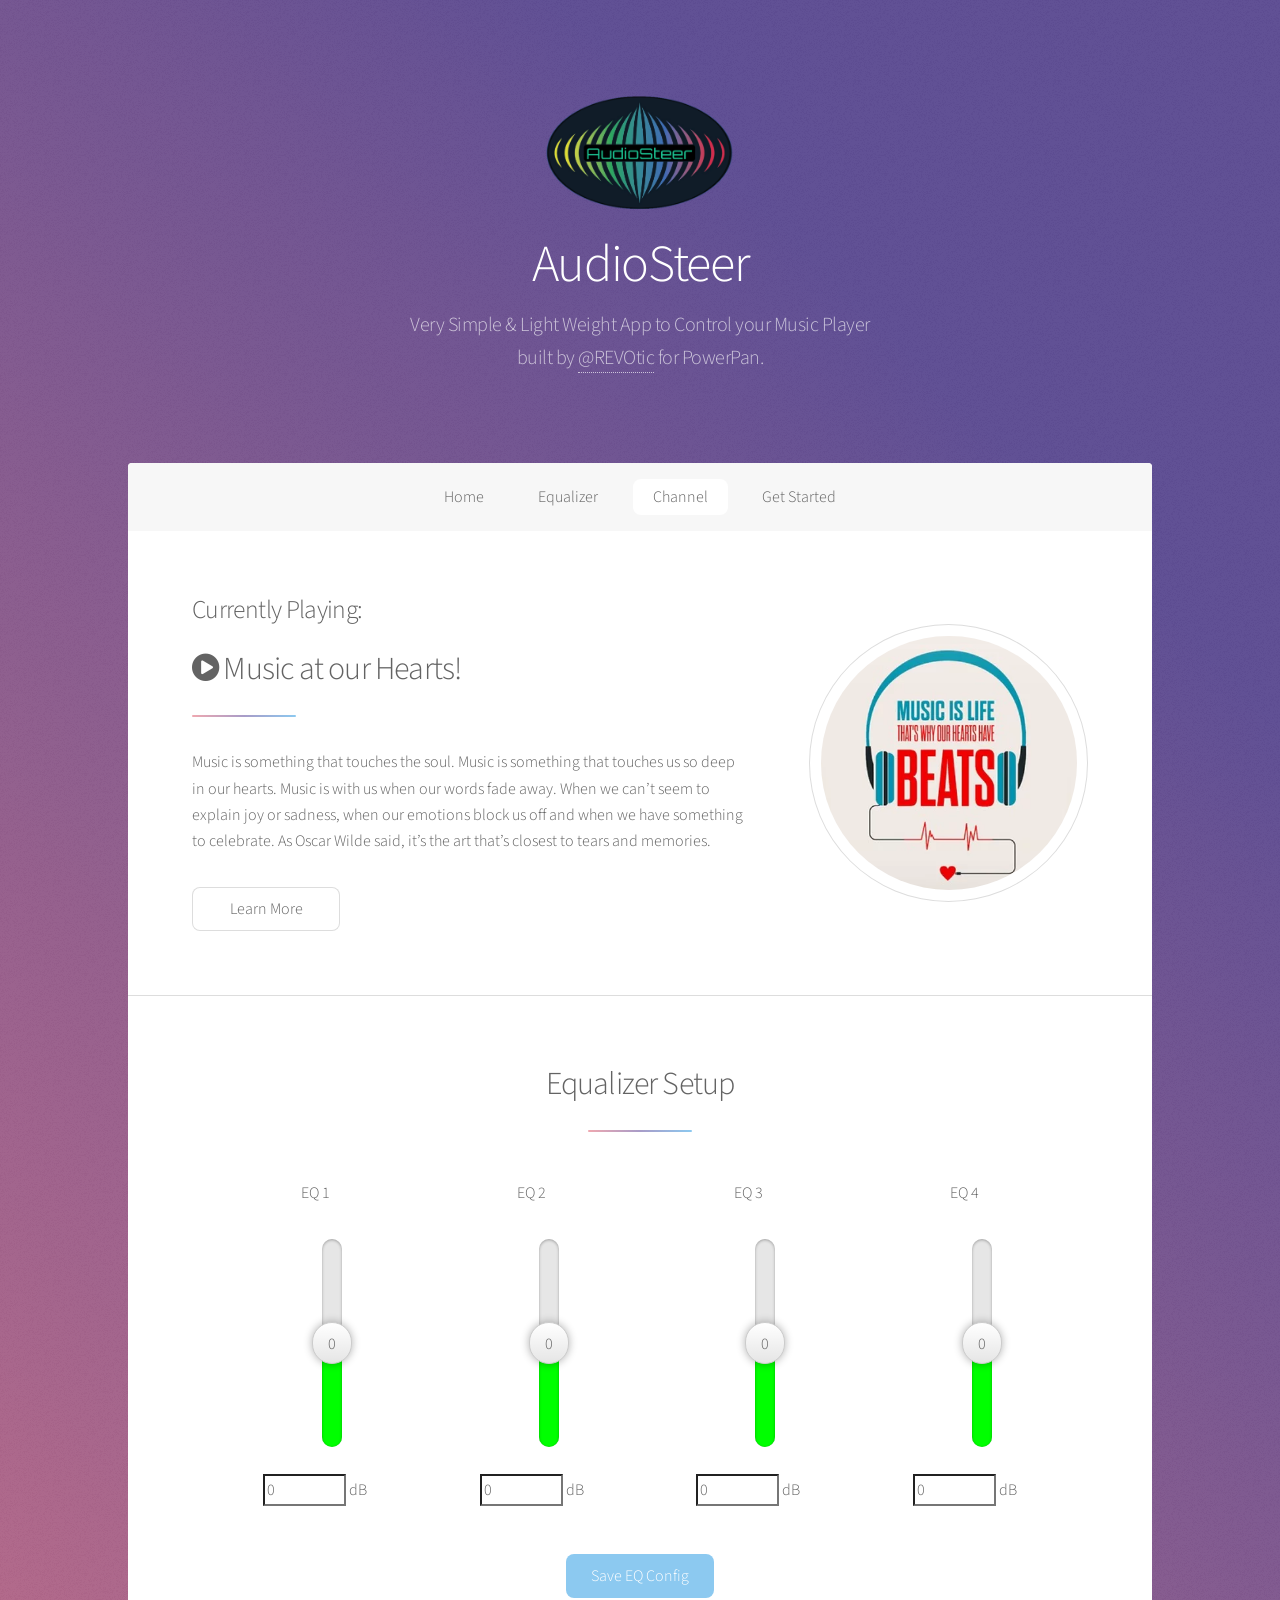
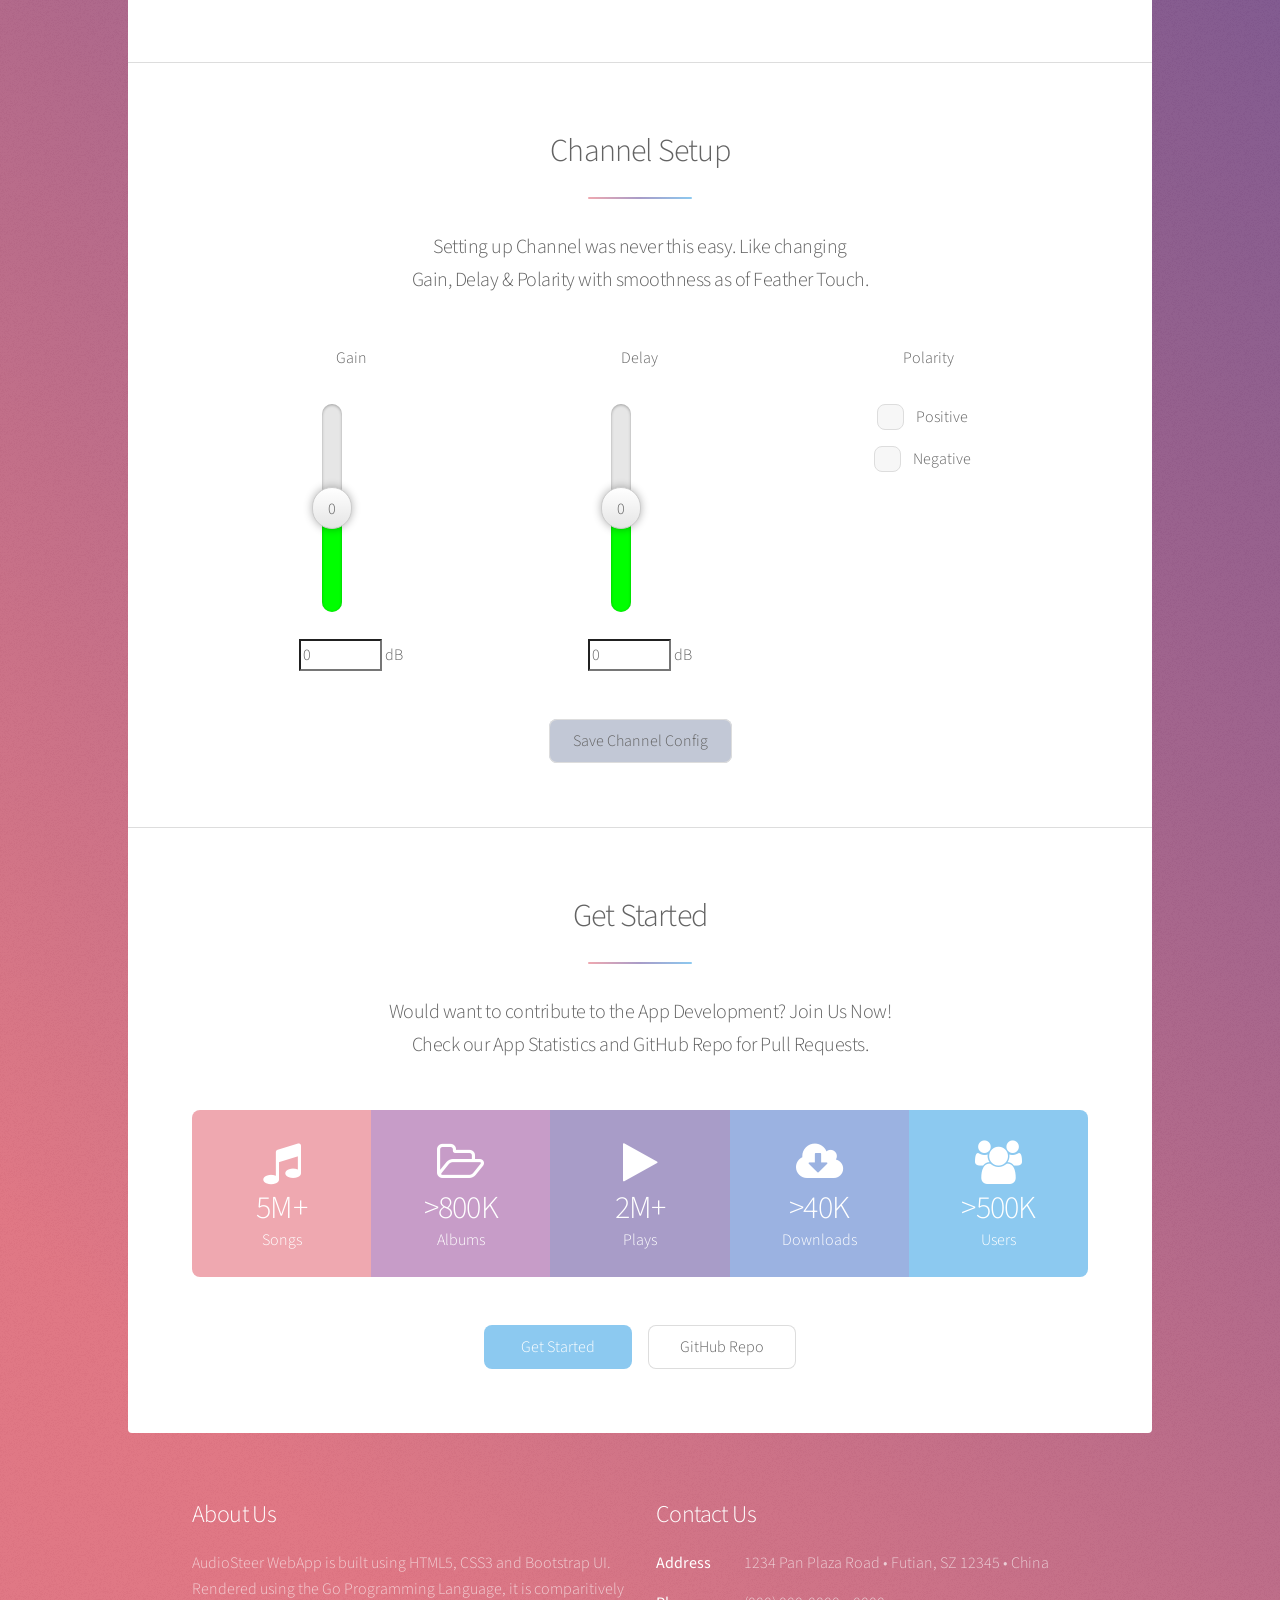
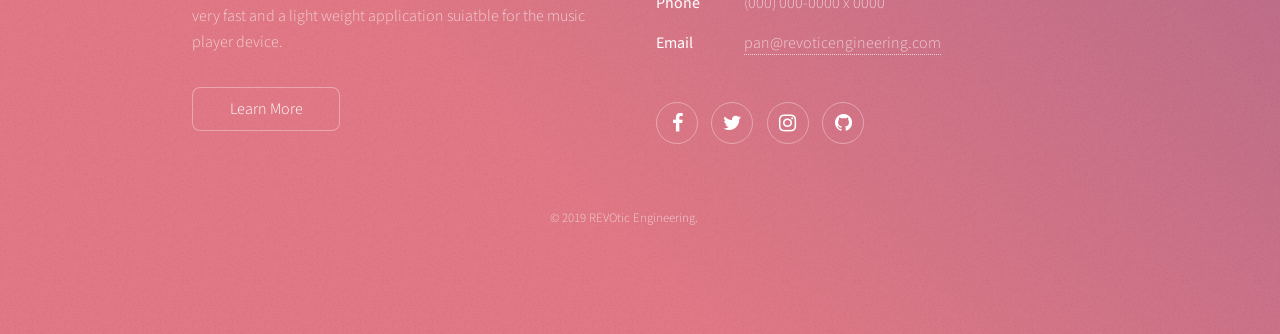
<file: httpdocs/index.html>
<!DOCTYPE HTML>
<html>
	<head>
		<title>AudioSteer</title>
		<meta charset="utf-8" />
		<meta name="viewport" content="width=device-width, initial-scale=1, user-scalable=no" />

		<link rel="icon" type="image/png" href="./assets/icons/favicon-32x32.png" sizes="32x32" />
		<link rel="stylesheet" href="https://fonts.googleapis.com/css?family=Ubuntu" />
		<link rel="stylesheet" href="./assets/css/bootstrap.min.css" />
		<link rel="stylesheet" href="./assets/css/bootstrap-theme.min.css" />
		<link rel="stylesheet" href="./assets/css/rangeslider.min.css"/>
		<link rel="stylesheet" href="./assets/css/main.css" />
		<link rel="stylesheet" href="./assets/css/font-awesome.min.css" />
		<link rel="stylesheet" href="./assets/css/audioSteer.css" />
	</head>

	<body class="is-preload">

		<!-- Wrapper -->
			<div id="wrapper">

				<!-- Header -->
					<header id="header" class="alt">
						<span class="logo"><img src="images/logo.svg" alt="" /></span>
						<h1>AudioSteer</h1>
						<p>Very Simple & Light Weight App to Control your Music Player <br />
						built by <a href="https://twitter.com/@REVOtic" target="_blank">@REVOtic</a> for PowerPan.</p>
					</header>

				<!-- Nav -->
					<nav id="nav">
						<ul>
							<li><a href="#hello" class="active">Home</a></li>
							<li><a href="#equalizer">Equalizer</a></li>
							<li><a href="#channel">Channel</a></li>
							<li><a href="#get-started">Get Started</a></li>
						</ul>
					</nav>

				<!-- Main -->
					<div id="main">

						<!-- Home -->
							<section id="hello" class="main">
								<div class="spotlight">
									<div class="content">
										<header class="major">
												<h1>Currently Playing:</h1>
												<h2><a href="" class="icon fa-play-circle"> </a>Music at our Hearts!</h2>
										</header>
										<p>Music is something that touches the soul. Music is something that touches us so deep in our hearts.
											Music is with us when our words fade away. When we can’t seem to explain joy or sadness,
											when our emotions block us off and when we have something to celebrate. As Oscar Wilde said, it’s the art that’s closest to tears and memories.</p>
										<ul class="actions">
											<li><a href="#about" class="button">Learn More</a></li>
										</ul>
									</div>
									<span class="image"><img src="./images/music.png" alt="" /></span>
								</div>
							</section>

						<!-- Equalizer -->
							<section id="equalizer" class="main special">
								<header class="major">
									<h2>Equalizer Setup</h2>
								</header>
								<div class="container" style="text-align: center;">
									<div class="row">
										<div class="col-sm-3">
											<span>EQ 1</span>
										</div>
										<div class="col-sm-3">
											<span>EQ 2</span>
										</div>
										<div class="col-sm-3">
											<span>EQ 3</span>
										</div>
										<div class="col-sm-3">
											<span>EQ 4</span>
										</div>
									</div>
								</div>
								<div class="container" style="text-align: center;">
									<div class="row">
											<div class="col-sm-3">
												<input id="slider-EQ1" type="range" min="-30" max="30" step="1" value="0" data-orientation="vertical">
												<br/>
												<input id="input-dB1" type="number" min="-30" max="30" value="0"></input>
												<span>dB</span>
											</div>
											<div class="col-sm-3">
												<input id="slider-EQ2" type="range" min="-30" max="30" step="1" value="0" data-orientation="vertical">
												<br/>
												<input id="input-dB2" type="number" min="-30" max="30" value="0"></input>
												<span>dB</span>
											</div>
											<div class="col-sm-3">
												<input id="slider-EQ3" type="range" min="-30" max="30" step="1" value="0" data-orientation="vertical">
												<br/>
												<input id="input-dB3" type="number" min="-30" max="30" value="0"></input>
												<span>dB</span>
											</div>
											<div class="col-sm-3">
												<input id="slider-EQ4" type="range" min="-30" max="30" step="1" value="0" data-orientation="vertical">
												<br/>
												<input id="input-dB4" type="number" min="-30" max="30" value="0"></input>
												<span>dB</span>
											</div>
										</div>
								</div>
								<br/>
								<footer class="major">
									<ul id="saveEQSettings" class="actions special">
										<li><a class="button primary">Save EQ Config</a></li>
									</ul>
								</footer>
							</section>

						<!-- Channel -->
							<section id="channel" class="main special">
								<header class="major">
									<h2>Channel Setup</h2>
									<p>Setting up Channel was never this easy. Like changing<br />
									Gain, Delay & Polarity with smoothness as of Feather Touch.</p>
								</header>
								<div class="container" style="text-align: center;">
										<div class="row">
											<div class="col-sm-4">
												<span>Gain</span>
											</div>
											<div class="col-sm-4">
												<span>Delay</span>
											</div>
											<div class="col-sm-4">
												<span>Polarity</span>
											</div>
										</div>
									</div>
									<div class="container" style="text-align: center;">
										<div class="row">
											<div class="col-sm-4">
												<input id="slider-CH1" type="range" min="-10" max="10" step="1" value="0" data-orientation="vertical">
												<br/>
												<input id="input-CH1" class="channel" type="number" min="-10" max="10" value="0"></input>
												<span>dB</span>
											</div>
											<div class="col-sm-4">
												<input id="slider-CH2" type="range" min="-15" max="15" step="1" value="0" data-orientation="vertical">
												<br/>
												<input id="input-CH2" class="channel" type="number" min="-15" max="15" value="0"></input>
												<span>dB</span>
											</div>
											<div class="col-sm-4">
												<div class="check">
													<input type="checkbox" class="check-polarity" id="positiveCheck">
													<label class="check-label" for="positiveCheck">Positive</label>
												</div>
												<div class="check">
													<input type="checkbox" class="check-polarity" id="negativeCheck">
													<label class="check-label" for="negativeCheck">Negative</label>
												</div>
											</div>
										</div>
									</div>
									<br/>
								
								<footer class="major">
									<ul class="actions special">
										<li><a class="button channel-btn">Save Channel Config</a></li>
									</ul>
								</footer>
							</section>

						<!-- Get Started -->
							<section id="get-started" class="main special">
								<header class="major">
									<h2>Get Started</h2>
									<p>Would want to contribute to the App Development? Join Us Now!<br />
									Check our App Statistics and GitHub Repo for Pull Requests.</p>
								</header>
								<ul class="statistics">
									<li class="style1">
										<span class="icon fa-music"></span>
										<strong>5M+</strong> Songs
									</li>
									<li class="style2">
										<span class="icon fa-folder-open-o"></span>
										<strong>>800K</strong> Albums
									</li>
									<li class="style3">
										<span class="icon fa-play"></span>
										<strong>2M+</strong> Plays
									</li>
									<li class="style4">
										<span class="icon fa-cloud-download"></span>
										<strong>>40K</strong> Downloads
									</li>
									<li class="style5">
										<span class="icon fa-users"></span>
										<strong>>500K</strong> Users
									</li>
								</ul>
								<footer class="major">
									<ul class="actions special">
										<li><a href="mailto:pan@revoticengineering.com" class="button primary">Get Started</a></li>
										<li><a href="https://github.com/REVOtic/AudioSteer" target="_blank" class="button">GitHub Repo</a></li>
									</ul>
								</footer>
							</section>

					</div>

				<!-- Footer -->
					<footer id="footer">
						<section id="about">
							<h2>About Us</h2>
							<p>AudioSteer WebApp is built using HTML5, CSS3 and Bootstrap UI. Rendered using the Go Programming Language, it is comparitively very fast and a light weight application suiatble for the music player device.</p>
							<ul class="actions">
								<li><a href="https://github.com/REVOtic/AudioSteer" target="_blank" class="button">Learn More</a></li>
							</ul>
						</section>
						<section>
							<h2>Contact Us</h2>
							<dl class="alt">
								<dt>Address</dt>
								<dd>1234 Pan Plaza Road &bull; Futian, SZ 12345 &bull; China</dd>
								<dt>Phone</dt>
								<dd>(000) 000-0000 x 0000</dd>
								<dt>Email</dt>
								<dd><a href="mailto:pan@revoticengineering.com">pan@revoticengineering.com</a></dd>
							</dl>
							<ul class="icons">
								<li><a href="https://github.com/REVOtic/AudioSteer" target="_blank" class="icon fa-facebook alt"><span class="label">Facebook</span></a></li>
								<li><a href="https://github.com/REVOtic/AudioSteer" target="_blank" class="icon fa-twitter alt"><span class="label">Twitter</span></a></li>
								<li><a href="https://github.com/REVOtic/AudioSteer" target="_blank" class="icon fa-instagram alt"><span class="label">Instagram</span></a></li>
								<li><a href="https://github.com/REVOtic/AudioSteer" target="_blank" class="icon fa-github alt"><span class="label">GitHub</span></a></li>
							</ul>
						</section>
						<p class="copyright">&copy; 2019 REVOtic Engineering.</p>
					</footer>

			</div>

		<!-- Scripts -->
			<script src="./assets/js/jquery.min.js"></script>
			<script src="./assets/js/jquery.scrollex.min.js"></script>
			<script src="./assets/js/jquery.scrolly.min.js"></script>
			<script src="./assets/js/browser.min.js"></script>
			<script src="./assets/js/breakpoints.min.js"></script>
			<script src="./assets/js/util.js"></script>
			<script src="./assets/js/main.js"></script>
			<script src="./assets/js/rangeslider.min.js"></script>
			<script src="./assets/js/bootstrap.min.js"></script>
			<script src="./assets/js/saveConfig.js"></script>

	</body>
</html>
</file>
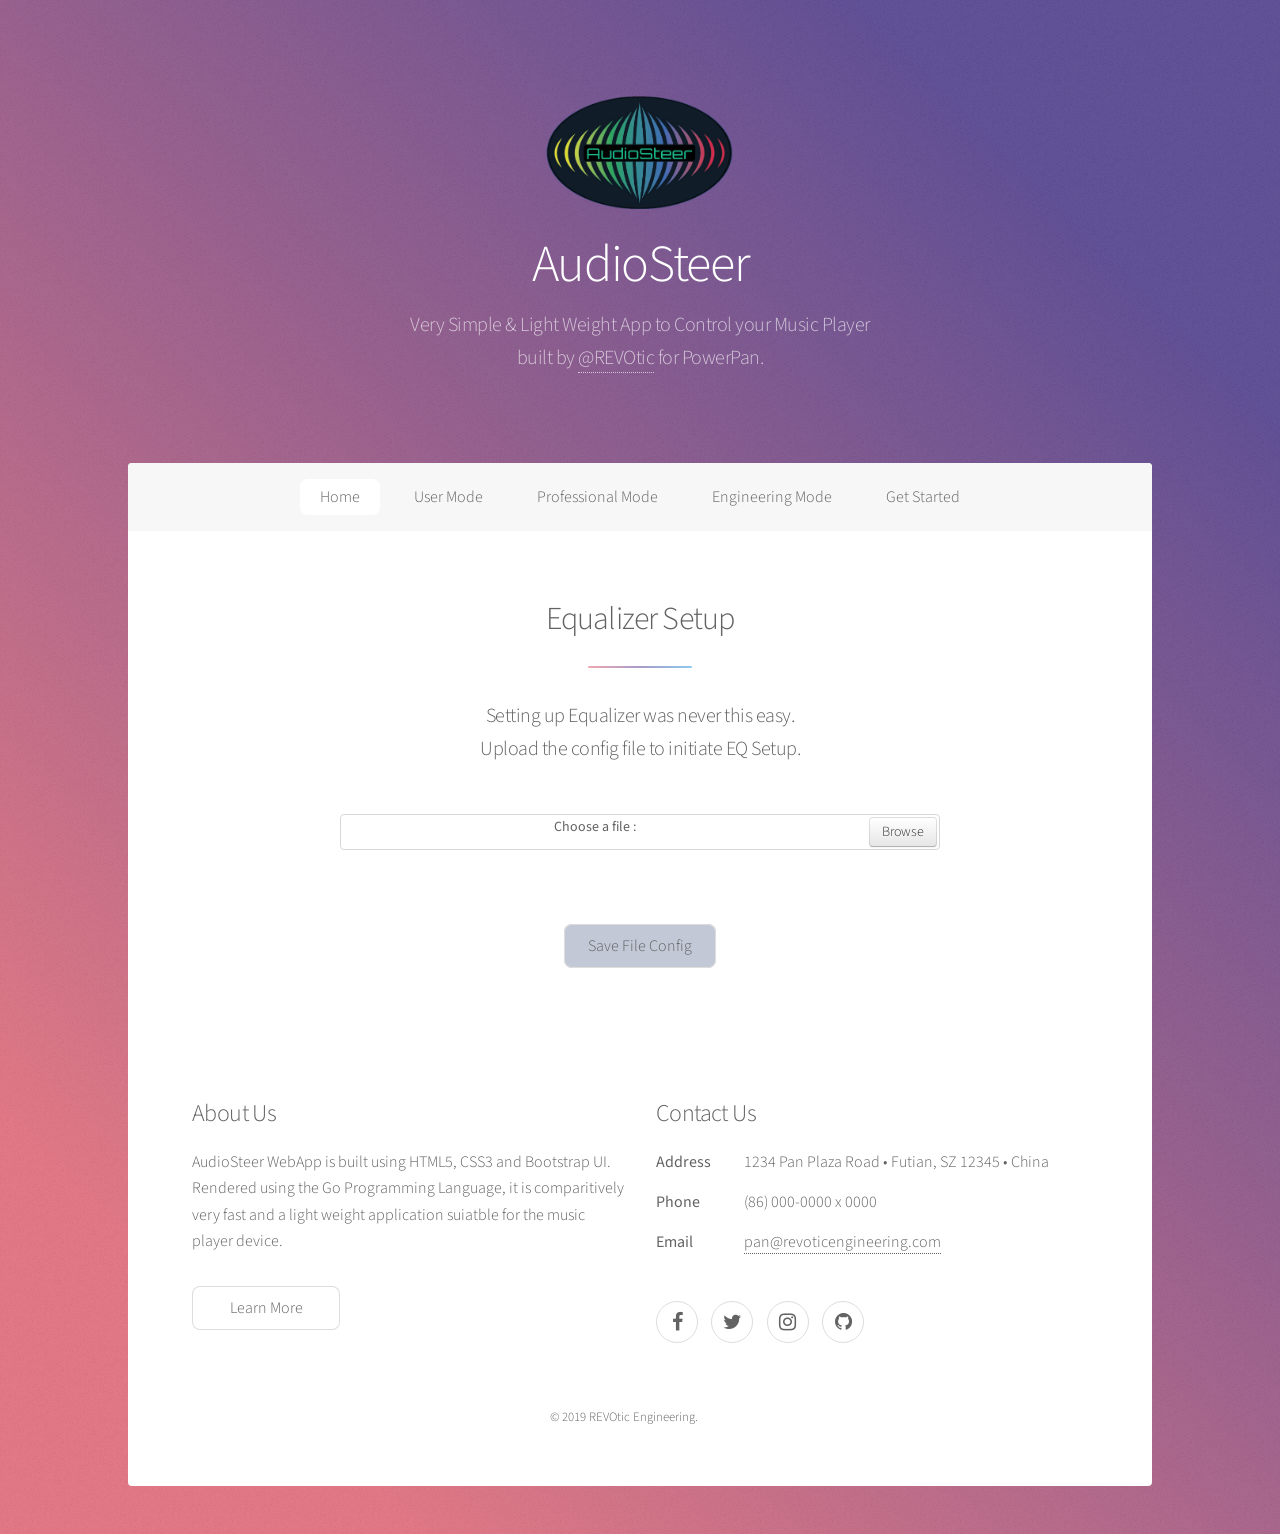
<file: httpdocs/engineeringmode.html>
<!DOCTYPE HTML>
<html>
	<head>
		<title>Professional Mode | AudioSteer</title>
		<meta charset="utf-8" />
		<meta name="viewport" content="width=device-width, initial-scale=1, user-scalable=no" />

		<link rel="icon" type="image/png" href="./assets/icons/favicon-32x32.png" sizes="32x32" />
		<link rel="stylesheet" href="https://fonts.googleapis.com/css?family=Ubuntu" />
		<link rel="stylesheet" href="./assets/css/bootstrap.min.css" />
		<link rel="stylesheet" href="./assets/css/bootstrap-theme.min.css" />
		<link rel="stylesheet" href="./assets/css/rangeslider.min.css"/>
		<link rel="stylesheet" href="./assets/css/main.css" />
		<link rel="stylesheet" href="./assets/css/font-awesome.min.css" />
		<link rel="stylesheet" href="./assets/css/audioSteer.css" />
	</head>

	<body class="is-preload">

		<!-- Wrapper -->
			<div id="wrapper">

				<!-- Header -->
					<header id="header" class="alt">
						<span class="logo"><img src="images/logo.svg" alt="" /></span>
						<h1>AudioSteer</h1>
						<p>Very Simple & Light Weight App to Control your Music Player <br />
						built by <a href="https://twitter.com/@REVOtic" target="_blank">@REVOtic</a> for PowerPan.</p>
					</header>

				<!-- Nav -->
					<nav id="nav">
						<ul>
							<li><a href="./index.html" class="active">Home</a></li>
							<li><a href="./usermode.html#equalizer">User Mode</a></li>
							<li><a href="./professionalmode.html#graph">Professional Mode</a></li>
							<li><a href="#fileconfig">Engineering Mode</a></li>
							<li><a href="./index.html#get-started">Get Started</a></li>
						</ul>
					</nav>

				<!-- Main -->
                <div id="main">
                    <!-- Chart -->
                        <section id="fileconfig" class="main special">
                            <header class="major">
                                <h2>Equalizer Setup</h2>
                                <p>Setting up Equalizer was never this easy.<br />
                                Upload the config file to initiate EQ Setup.</p>
                            </header>

							<div id="myFile" style="width: 600px; margin: 0 auto;">
								<span class="control-fileupload">
									<label for="file">Choose a file :</label>
									<input type="file" id="file">
								</span>
							</div>
                            <br/>
                            
                            <footer class="major">
                                <ul class="actions special">
                                    <li><a class="button channel-btn">Save File Config</a></li>
                                </ul>
                            </footer>
                        </section>

                    <!-- Footer -->
                        <footer id="footer">
                            <section id="about">
                                <h2>About Us</h2>
                                <p>AudioSteer WebApp is built using HTML5, CSS3 and Bootstrap UI. Rendered using the Go Programming Language, it is comparitively very fast and a light weight application suiatble for the music player device.</p>
                                <ul class="actions">
                                    <li><a href="https://github.com/REVOtic/AudioSteer" target="_blank" class="button">Learn More</a></li>
                                </ul>
                            </section>
                            <section>
                                <h2>Contact Us</h2>
                                <dl class="alt">
                                    <dt>Address</dt>
                                    <dd>1234 Pan Plaza Road &bull; Futian, SZ 12345 &bull; China</dd>
                                    <dt>Phone</dt>
                                    <dd>(86) 000-0000 x 0000</dd>
                                    <dt>Email</dt>
                                    <dd><a href="mailto:pan@revoticengineering.com">pan@revoticengineering.com</a></dd>
                                </dl>
                                <ul class="icons">
                                    <li><a href="https://github.com/REVOtic/AudioSteer" target="_blank" class="icon fa-facebook alt"><span class="label">Facebook</span></a></li>
                                    <li><a href="https://github.com/REVOtic/AudioSteer" target="_blank" class="icon fa-twitter alt"><span class="label">Twitter</span></a></li>
                                    <li><a href="https://github.com/REVOtic/AudioSteer" target="_blank" class="icon fa-instagram alt"><span class="label">Instagram</span></a></li>
                                    <li><a href="https://github.com/REVOtic/AudioSteer" target="_blank" class="icon fa-github alt"><span class="label">GitHub</span></a></li>
                                </ul>
                            </section>
                            <p class="copyright">&copy; 2019 REVOtic Engineering.</p>
                        </footer>
                        
                </div>

			</div>

		<!-- Scripts -->
			<script src="./assets/js/jquery.min.js"></script>
			<script src="./assets/js/jquery.scrollex.min.js"></script>
			<script src="./assets/js/jquery.scrolly.min.js"></script>
			<script src="./assets/js/bootstrap.min.js"></script>
			<script src="./assets/js/browser.min.js"></script>
			<script src="./assets/js/breakpoints.min.js"></script>
			<script src="./assets/js/rangeslider.min.js"></script>
			<script src="./assets/js/jquery.canvasjs.min.js"></script>
			<script src="./assets/js/util.js"></script>
			<script src="./assets/js/main.js"></script>
			<script src="./assets/js/saveConfig.js"></script>

	</body>
</html>
</file>
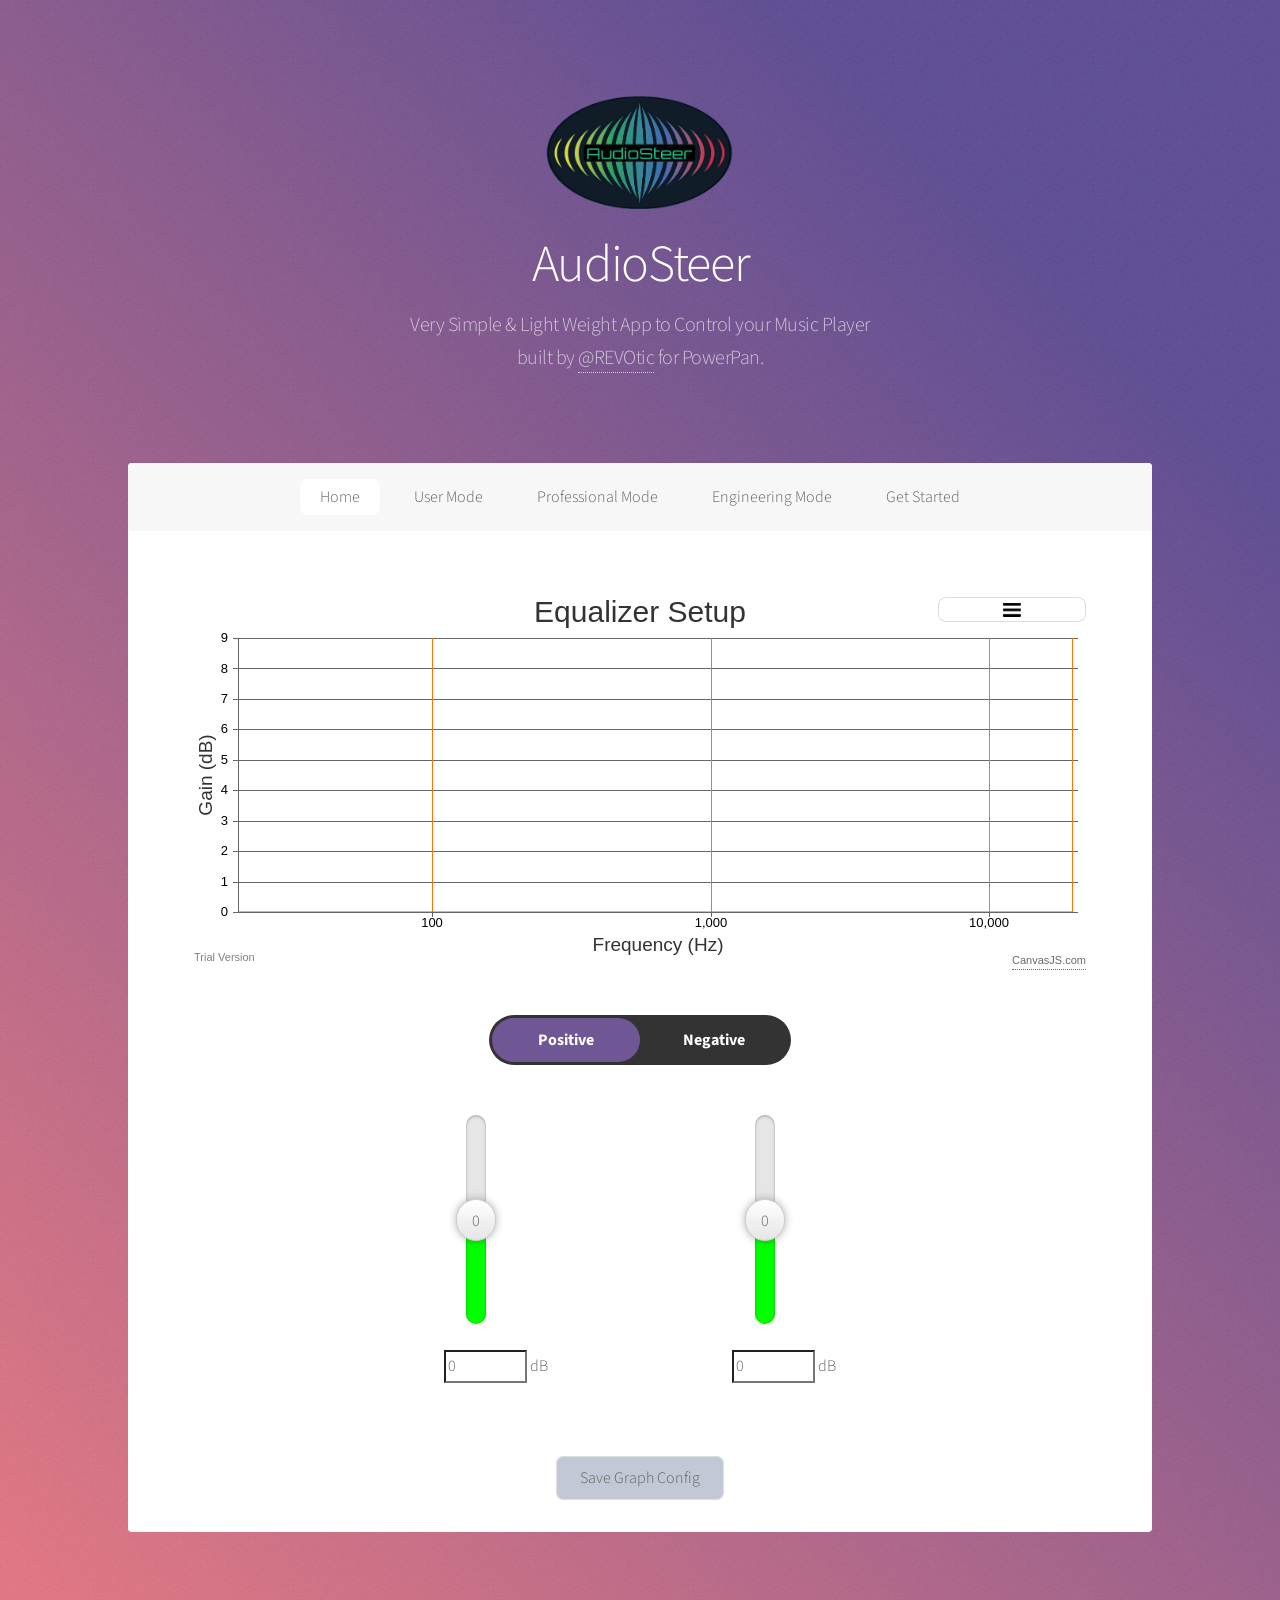
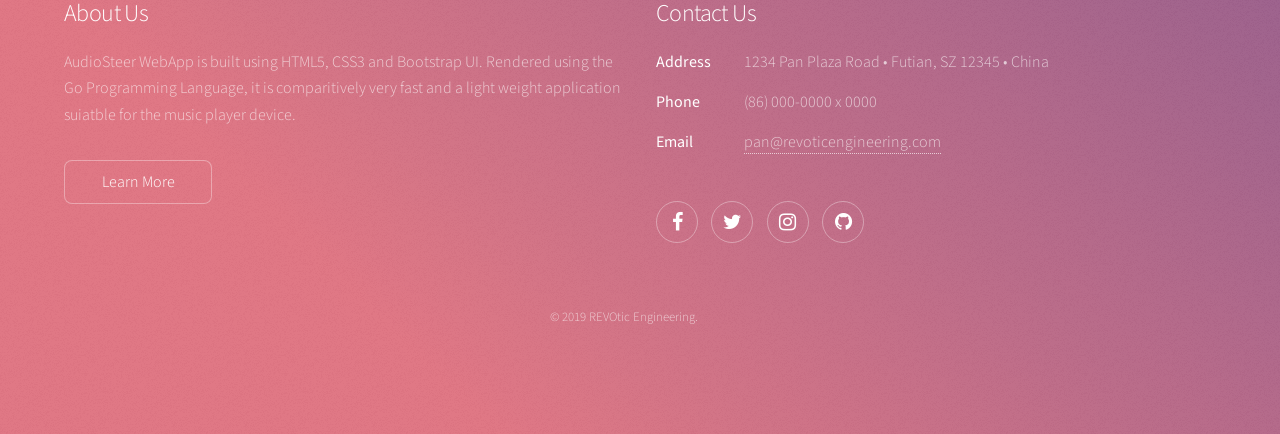
<file: httpdocs/professionalmode.html>
<!DOCTYPE HTML>
<html>

<head>
	<title>Professional Mode | AudioSteer</title>
	<meta charset="utf-8" />
	<meta name="viewport" content="width=device-width, initial-scale=1, user-scalable=no" />

	<link rel="icon" type="image/png" href="./assets/icons/favicon-32x32.png" sizes="32x32" />
	<link rel="stylesheet" href="https://fonts.googleapis.com/css?family=Ubuntu" />
	<link rel="stylesheet" href="./assets/css/bootstrap.min.css" />
	<link rel="stylesheet" href="./assets/css/bootstrap-theme.min.css" />
	<link rel="stylesheet" href="./assets/css/rangeslider.min.css" />
	<link rel="stylesheet" href="./assets/css/main.css" />
	<link rel="stylesheet" href="./assets/css/font-awesome.min.css" />
	<link rel="stylesheet" href="./assets/css/audioSteer.css" />
	<link rel="stylesheet" href="./assets/css/verticle-tab.css" />
</head>

<body class="is-preload">

	<!-- Wrapper -->
	<div id="wrapper">

		<!-- Header -->
		<header id="header" class="alt">
			<span class="logo"><img src="images/logo.svg" alt="" /></span>
			<h1>AudioSteer</h1>
			<p>Very Simple & Light Weight App to Control your Music Player <br />
				built by <a href="https://twitter.com/@REVOtic" target="_blank">@REVOtic</a> for PowerPan.</p>
		</header>

		<!-- Nav -->
		<nav id="nav">
			<ul>
				<li><a href="./index.html" class="active">Home</a></li>
				<li><a href="./usermode.html#equalizer">User Mode</a></li>
				<li><a href="#graph">Professional Mode</a></li>
				<li><a href="./engineeringmode.html#fileconfig">Engineering Mode</a></li>
				<li><a href="./index.html#get-started">Get Started</a></li>
			</ul>
		</nav>

		<!-- Main -->
		<div id="main">

			<!-- Chart -->
			<section id="graph" class="main special">

				<div class="tab-container-base">
					<!-- <div class="tab">
						<button class="tablinks" onclick="openCity(event, 'Tab1')" id="defaultOpen">Tab1</button>
						<button class="tablinks" onclick="openCity(event, 'Tab2')">Tab2</button>
						<button class="tablinks" onclick="openCity(event, 'Tab3')">Tab3</button>
						<button class="tablinks" onclick="openCity(event, 'Tab4')">Tab4</button>
						<button class="tablinks" onclick="openCity(event, 'Tab5')">Tab5</button>
						<button class="tablinks" onclick="openCity(event, 'Tab6')">Tab6</button>
					</div> -->

					<!-- <div id="Tab1" class="tabcontent"> -->
						<div id="chartContainer" style="height: 370px; width: 100%;"></div>

						<div class="container padding-bottom-50" style="text-align: center;">
							<div class="c-switch">
								<div class="c-switch__highlight"></div>
								<button data-value="first">Positive</button>
								<button data-value="second">Negative</button>
							</div>
							<div class="row">
								<div class="col-sm-2"></div>
								<div class="col-sm-4">
									<input id="slider-CH1" type="range" min="-10" max="10" step="1" value="0" data-orientation="vertical">
									<br />
									<input id="input-CH1" class="channel" type="number" min="-10" max="10" value="0"></input>
									<span>dB</span>
								</div>
								<div class="col-sm-4">
									<input id="slider-CH2" type="range" min="-15" max="15" step="1" value="0" data-orientation="vertical">
									<br />
									<input id="input-CH2" class="channel" type="number" min="-15" max="15" value="0"></input>
									<span>dB</span>
								</div>
								<div class="col-sm-2"></div>
							</div>
						</div>
					</div>

					<!-- <div id="Tab2" class="tabcontent">
						<div id="chartContainer" style="height: 370px; width: 100%;"></div>

						<div class="container padding-bottom-50" style="text-align: center;">
							<div class="c-switch">
								<div class="c-switch__highlight"></div>
								<button data-value="first">Positive</button>
								<button data-value="second">Negative</button>
							</div>
							<div class="row">
								<div class="col-sm-2"></div>
								<div class="col-sm-4">
									<input id="slider-CH1" type="range" min="-10" max="10" step="1" value="0" data-orientation="vertical">
									<br />
									<input id="input-CH1" class="channel" type="number" min="-10" max="10" value="0"></input>
									<span>dB</span>
								</div>
								<div class="col-sm-4">
									<input id="slider-CH2" type="range" min="-15" max="15" step="1" value="0" data-orientation="vertical">
									<br />
									<input id="input-CH2" class="channel" type="number" min="-15" max="15" value="0"></input>
									<span>dB</span>
								</div>
								<div class="col-sm-2"></div>
							</div>
						</div>
					</div>

					<div id="Tab3" class="tabcontent">
						<div id="chartContainer" style="height: 370px; width: 100%;"></div>

						<div class="container padding-bottom-50" style="text-align: center;">
							<div class="c-switch">
								<div class="c-switch__highlight"></div>
								<button data-value="first">Positive</button>
								<button data-value="second">Negative</button>
							</div>
							<div class="row">
								<div class="col-sm-2"></div>
								<div class="col-sm-4">
									<input id="slider-CH1" type="range" min="-10" max="10" step="1" value="0" data-orientation="vertical">
									<br />
									<input id="input-CH1" class="channel" type="number" min="-10" max="10" value="0"></input>
									<span>dB</span>
								</div>
								<div class="col-sm-4">
									<input id="slider-CH2" type="range" min="-15" max="15" step="1" value="0" data-orientation="vertical">
									<br />
									<input id="input-CH2" class="channel" type="number" min="-15" max="15" value="0"></input>
									<span>dB</span>
								</div>
								<div class="col-sm-2"></div>
							</div>
						</div>
					</div>

					<div id="Tab4" class="tabcontent">
						<div id="chartContainer" style="height: 370px; width: 100%;"></div>

						<div class="container padding-bottom-50" style="text-align: center;">
							<div class="c-switch">
								<div class="c-switch__highlight"></div>
								<button data-value="first">Positive</button>
								<button data-value="second">Negative</button>
							</div>
							<div class="row">
								<div class="col-sm-2"></div>
								<div class="col-sm-4">
									<input id="slider-CH1" type="range" min="-10" max="10" step="1" value="0" data-orientation="vertical">
									<br />
									<input id="input-CH1" class="channel" type="number" min="-10" max="10" value="0"></input>
									<span>dB</span>
								</div>
								<div class="col-sm-4">
									<input id="slider-CH2" type="range" min="-15" max="15" step="1" value="0" data-orientation="vertical">
									<br />
									<input id="input-CH2" class="channel" type="number" min="-15" max="15" value="0"></input>
									<span>dB</span>
								</div>
								<div class="col-sm-2"></div>
							</div>
						</div>
					</div>

					<div id="Tab5" class="tabcontent">
						<div id="chartContainer" style="height: 370px; width: 100%;"></div>

						<div class="container padding-bottom-50" style="text-align: center;">
							<div class="c-switch">
								<div class="c-switch__highlight"></div>
								<button data-value="first">Positive</button>
								<button data-value="second">Negative</button>
							</div>
							<div class="row">
								<div class="col-sm-2"></div>
								<div class="col-sm-4">
									<input id="slider-CH1" type="range" min="-10" max="10" step="1" value="0" data-orientation="vertical">
									<br />
									<input id="input-CH1" class="channel" type="number" min="-10" max="10" value="0"></input>
									<span>dB</span>
								</div>
								<div class="col-sm-4">
									<input id="slider-CH2" type="range" min="-15" max="15" step="1" value="0" data-orientation="vertical">
									<br />
									<input id="input-CH2" class="channel" type="number" min="-15" max="15" value="0"></input>
									<span>dB</span>
								</div>
								<div class="col-sm-2"></div>
							</div>
						</div>
					</div>

					<div id="Tab6" class="tabcontent">
						<div id="chartContainer" style="height: 370px; width: 100%;"></div>

						<div class="container padding-bottom-50" style="text-align: center;">
							<div class="c-switch">
								<div class="c-switch__highlight"></div>
								<button data-value="first">Positive</button>
								<button data-value="second">Negative</button>
							</div>
							<div class="row">
								<div class="col-sm-2"></div>
								<div class="col-sm-4">
									<input id="slider-CH1" type="range" min="-10" max="10" step="1" value="0" data-orientation="vertical">
									<br />
									<input id="input-CH1" class="channel" type="number" min="-10" max="10" value="0"></input>
									<span>dB</span>
								</div>
								<div class="col-sm-4">
									<input id="slider-CH2" type="range" min="-15" max="15" step="1" value="0" data-orientation="vertical">
									<br />
									<input id="input-CH2" class="channel" type="number" min="-15" max="15" value="0"></input>
									<span>dB</span>
								</div>
								<div class="col-sm-2"></div>
							</div>
						</div>
					</div> -->
					<div class="config-button">
						<a class="button channel-btn">Save Graph Config</a>
					</div>
				</div>
			</section>

		</div>

		<!-- Footer -->
		<footer id="footer">
			<section id="about">
				<h2>About Us</h2>
				<p>AudioSteer WebApp is built using HTML5, CSS3 and Bootstrap UI. Rendered using the Go Programming Language, it
					is comparitively very fast and a light weight application suiatble for the music player device.</p>
				<ul class="actions">
					<li><a href="https://github.com/REVOtic/AudioSteer" target="_blank" class="button">Learn More</a></li>
				</ul>
			</section>
			<section>
				<h2>Contact Us</h2>
				<dl class="alt">
					<dt>Address</dt>
					<dd>1234 Pan Plaza Road &bull; Futian, SZ 12345 &bull; China</dd>
					<dt>Phone</dt>
					<dd>(86) 000-0000 x 0000</dd>
					<dt>Email</dt>
					<dd><a href="mailto:pan@revoticengineering.com">pan@revoticengineering.com</a></dd>
				</dl>
				<ul class="icons">
					<li><a href="https://github.com/REVOtic/AudioSteer" target="_blank" class="icon fa-facebook alt"><span
								class="label">Facebook</span></a></li>
					<li><a href="https://github.com/REVOtic/AudioSteer" target="_blank" class="icon fa-twitter alt"><span
								class="label">Twitter</span></a></li>
					<li><a href="https://github.com/REVOtic/AudioSteer" target="_blank" class="icon fa-instagram alt"><span
								class="label">Instagram</span></a></li>
					<li><a href="https://github.com/REVOtic/AudioSteer" target="_blank" class="icon fa-github alt"><span
								class="label">GitHub</span></a></li>
				</ul>
			</section>
			<p class="copyright">&copy; 2019 REVOtic Engineering.</p>
		</footer>

	</div>

	<!-- Scripts -->
	<script src="./assets/js/jquery.min.js"></script>
	<script src="./assets/js/jquery.scrollex.min.js"></script>
	<script src="./assets/js/jquery.scrolly.min.js"></script>
	<script src="./assets/js/bootstrap.min.js"></script>
	<script src="./assets/js/browser.min.js"></script>
	<script src="./assets/js/breakpoints.min.js"></script>
	<script src="./assets/js/rangeslider.min.js"></script>
	<script src="./assets/js/jquery.canvasjs.min.js"></script>
	<script src="./assets/js/util.js"></script>
	<script src="./assets/js/main.js"></script>
	<script src="./assets/js/saveConfig.js"></script>

</body>

</html>
</file>
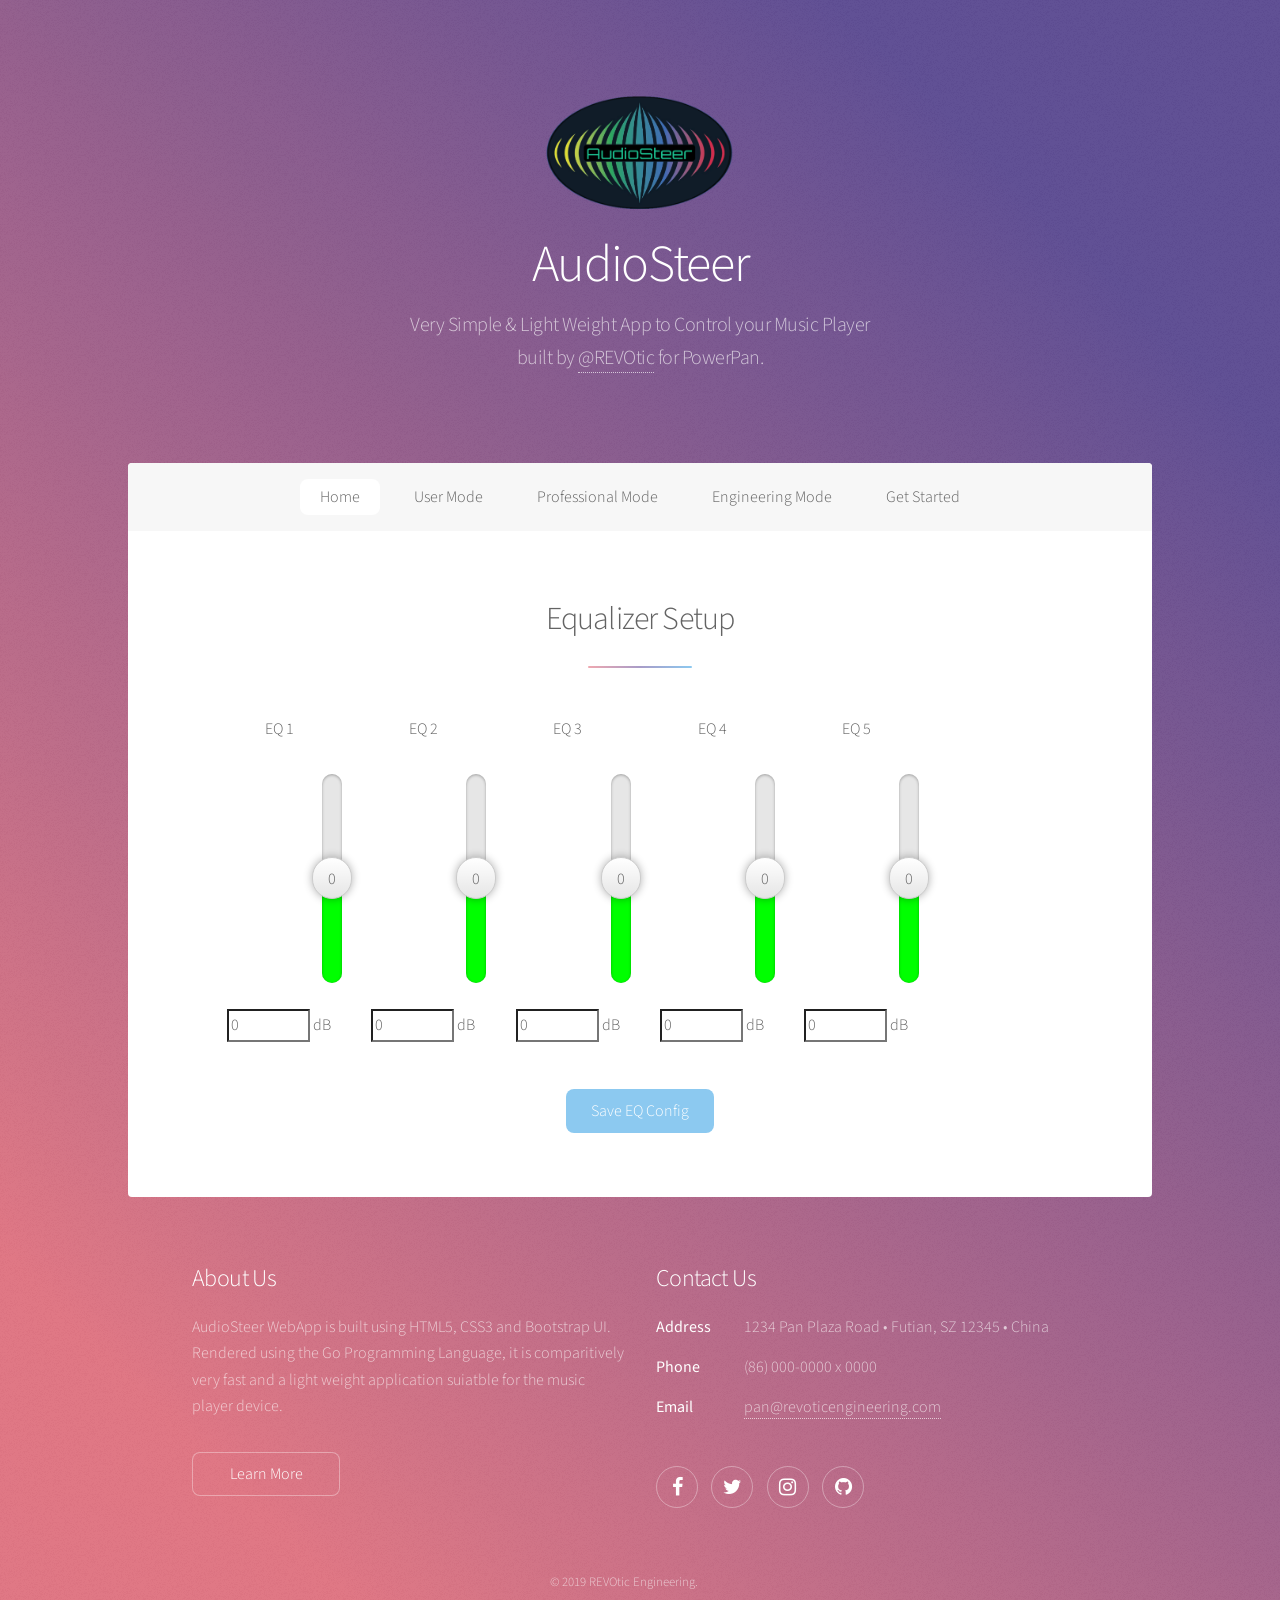
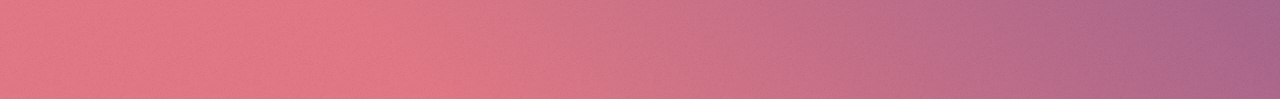
<file: httpdocs/usermode.html>
<!DOCTYPE HTML>
<html>
	<head>
		<title>User Mode | AudioSteer</title>
		<meta charset="utf-8" />
		<meta name="viewport" content="width=device-width, initial-scale=1, user-scalable=no" />

		<link rel="icon" type="image/png" href="./assets/icons/favicon-32x32.png" sizes="32x32" />
		<link rel="stylesheet" href="https://fonts.googleapis.com/css?family=Ubuntu" />
		<link rel="stylesheet" href="./assets/css/bootstrap.min.css" />
		<link rel="stylesheet" href="./assets/css/bootstrap-theme.min.css" />
		<link rel="stylesheet" href="./assets/css/rangeslider.min.css"/>
		<link rel="stylesheet" href="./assets/css/main.css" />
		<link rel="stylesheet" href="./assets/css/font-awesome.min.css" />
		<link rel="stylesheet" href="./assets/css/audioSteer.css" />
	</head>

	<body class="is-preload">

		<!-- Wrapper -->
			<div id="wrapper">

				<!-- Header -->
					<header id="header" class="alt">
						<span class="logo"><img src="images/logo.svg" alt="" /></span>
						<h1>AudioSteer</h1>
						<p>Very Simple & Light Weight App to Control your Music Player <br />
						built by <a href="https://twitter.com/@REVOtic" target="_blank">@REVOtic</a> for PowerPan.</p>
					</header>

				<!-- Nav -->
					<nav id="nav">
						<ul>
							<li><a href="./index.html" class="active">Home</a></li>
							<li><a href="#equalizer">User Mode</a></li>
							<li><a href="./professionalmode.html#graph">Professional Mode</a></li>
							<li><a href="./engineeringmode.html#fileconfig">Engineering Mode</a></li>
							<li><a href="./index.html#get-started">Get Started</a></li>
						</ul>
					</nav>

				<!-- Main -->
					<div id="main">
						<!-- Equalizer -->
							<section id="equalizer" class="main special">
								<header class="major">
									<h2>Equalizer Setup</h2>
								</header>
								<div class="container" style="text-align: center;">
									<div class="row">
										<div class="col-sm-2">
											<span>EQ 1</span>
										</div>
										<div class="col-sm-2">
											<span>EQ 2</span>
										</div>
										<div class="col-sm-2">
											<span>EQ 3</span>
										</div>
										<div class="col-sm-2">
											<span>EQ 4</span>
										</div>
										<div class="col-sm-2">
											<span>EQ 5</span>
										</div>
									</div>
								</div>
								<div class="container" style="text-align: center;">
									<div class="row">
											<div class="col-sm-2">
												<input id="slider-EQ1" type="range" min="-30" max="30" step="1" value="0" data-orientation="vertical">
												<br/>
												<input id="input-dB1" type="number" min="-30" max="30" value="0"></input>
												<span>dB</span>
											</div>
											<div class="col-sm-2">
												<input id="slider-EQ2" type="range" min="-30" max="30" step="1" value="0" data-orientation="vertical">
												<br/>
												<input id="input-dB2" type="number" min="-30" max="30" value="0"></input>
												<span>dB</span>
											</div>
											<div class="col-sm-2">
												<input id="slider-EQ3" type="range" min="-30" max="30" step="1" value="0" data-orientation="vertical">
												<br/>
												<input id="input-dB3" type="number" min="-30" max="30" value="0"></input>
												<span>dB</span>
											</div>
											<div class="col-sm-2">
												<input id="slider-EQ4" type="range" min="-30" max="30" step="1" value="0" data-orientation="vertical">
												<br/>
												<input id="input-dB4" type="number" min="-30" max="30" value="0"></input>
												<span>dB</span>
											</div>
											<div class="col-sm-2">
												<input id="slider-EQ5" type="range" min="-30" max="30" step="1" value="0" data-orientation="vertical">
												<br/>
												<input id="input-dB5" type="number" min="-30" max="30" value="0"></input>
												<span>dB</span>
											</div>
										</div>
								</div>
								<br/>
								<footer class="major">
									<ul id="saveEQSettings" class="actions special">
										<li><a class="button primary">Save EQ Config</a></li>
									</ul>
								</footer>
							</section>
					</div>

				<!-- Footer -->
					<footer id="footer">
						<section id="about">
							<h2>About Us</h2>
							<p>AudioSteer WebApp is built using HTML5, CSS3 and Bootstrap UI. Rendered using the Go Programming Language, it is comparitively very fast and a light weight application suiatble for the music player device.</p>
							<ul class="actions">
								<li><a href="https://github.com/REVOtic/AudioSteer" target="_blank" class="button">Learn More</a></li>
							</ul>
						</section>
						<section>
							<h2>Contact Us</h2>
							<dl class="alt">
								<dt>Address</dt>
								<dd>1234 Pan Plaza Road &bull; Futian, SZ 12345 &bull; China</dd>
								<dt>Phone</dt>
								<dd>(86) 000-0000 x 0000</dd>
								<dt>Email</dt>
								<dd><a href="mailto:pan@revoticengineering.com">pan@revoticengineering.com</a></dd>
							</dl>
							<ul class="icons">
								<li><a href="https://github.com/REVOtic/AudioSteer" target="_blank" class="icon fa-facebook alt"><span class="label">Facebook</span></a></li>
								<li><a href="https://github.com/REVOtic/AudioSteer" target="_blank" class="icon fa-twitter alt"><span class="label">Twitter</span></a></li>
								<li><a href="https://github.com/REVOtic/AudioSteer" target="_blank" class="icon fa-instagram alt"><span class="label">Instagram</span></a></li>
								<li><a href="https://github.com/REVOtic/AudioSteer" target="_blank" class="icon fa-github alt"><span class="label">GitHub</span></a></li>
							</ul>
						</section>
						<p class="copyright">&copy; 2019 REVOtic Engineering.</p>
					</footer>

			</div>

		<!-- Scripts -->
			<script src="./assets/js/jquery.min.js"></script>
			<script src="./assets/js/jquery.scrollex.min.js"></script>
			<script src="./assets/js/jquery.scrolly.min.js"></script>
			<script src="./assets/js/bootstrap.min.js"></script>
			<script src="./assets/js/browser.min.js"></script>
			<script src="./assets/js/breakpoints.min.js"></script>
			<script src="./assets/js/rangeslider.min.js"></script>
			<script src="./assets/js/jquery.canvasjs.min.js"></script>
			<script src="./assets/js/util.js"></script>
			<script src="./assets/js/main.js"></script>
			<script src="./assets/js/saveConfig.js"></script>

	</body>
</html>
</file>
<file: httpdocs/assets/css/audioSteer.css>
h1 {
    font-size: 1.6em;
    font-weight: 300;
}

.rangeslider, input[type='range'] {
    max-height: 600px;
    margin-left: 115px;
}

.rangeslider__handle {
    border-radius: 22px;
    min-height: 42px;
    line-height: 42px;
    text-align: center;
}

.rangeslider__handle:after {
    background: 0;
}
.container {
    width: 100%;
}

.row {
    display: flex;
    margin: 0 0 2em 0;
}

.row > * {
    padding: 0 0 0 0 !important;
}

.column {
    flex: 50%;
}

.channel-btn {
    background-color: #c2c8d6 !important;
}
</file>
<file: httpdocs/assets/css/verticle-tab.css>
.tab-container-base{
  position: relative;
  height: auto;
  overflow: auto;
}

.config-button{
  margin-top: 50px;
}

.section-head {
  text-align: left;
}

.padding-bottom-50{
  padding-bottom: 50px;
}

.section-head.with-line {
  text-align: left;
  border-top: 1px solid #999;
  margin-top: 50px;
  padding-top: 30px;
}

/* Style the tab */
.tab {
  float: left;
  width: 30%;
  min-height: 422px;
}

/* Style the buttons inside the tab */
.tab button {
  display: block;
  background-color: inherit;
  color: black;
  padding: 35px 16px;
  width: 100%;
  border: none;
  outline: none;
  text-align: left;
  cursor: pointer;
  transition: 0.3s;
  font-size: 17px;
  line-height: 3px;
  margin-bottom: 10px;
  border-radius: 4px 0 0 4px;
}

/* Change background color of buttons on hover */
.tab button:hover {
  background-color: #ddd;
}

/* Create an active/current "tab button" class */
.tab button.active {
  background-color: #ccc;
}

/* Style the tab content */
.tabcontent {
  float: left;
  padding: 40px 30px;
  border: 1px solid #ccc;
  width: 70%;
  height: auto;
}
</file>
<file: httpdocs/assets/css/rangeslider.min.css>
.rangeslider,.rangeslider__fill{display:block;-moz-box-shadow:inset 0 1px 3px rgba(0,0,0,.3);-webkit-box-shadow:inset 0 1px 3px rgba(0,0,0,.3);box-shadow:inset 0 1px 3px rgba(0,0,0,.3);-moz-border-radius:10px;-webkit-border-radius:10px;border-radius:10px}.rangeslider{background:#e6e6e6;position:relative}.rangeslider--horizontal{height:20px;width:100%}.rangeslider--vertical{width:20px;min-height:150px;max-height:100%;height:100%}.rangeslider--disabled{opacity:.4}.rangeslider__fill{background:#0f0;position:absolute}.rangeslider--horizontal .rangeslider__fill{top:0;height:100%}.rangeslider--vertical .rangeslider__fill{bottom:0;width:100%}.rangeslider__handle{background:#fff;border:1px solid #ccc;cursor:pointer;display:inline-block;width:40px;height:40px;position:absolute;background-image:url([data-uri]);background-size:100%;background-image:-webkit-gradient(linear,50% 0,50% 100%,color-stop(0,rgba(255,255,255,0)),color-stop(100%,rgba(0,0,0,.1)));background-image:-moz-linear-gradient(rgba(255,255,255,0),rgba(0,0,0,.1));background-image:-webkit-linear-gradient(rgba(255,255,255,0),rgba(0,0,0,.1));background-image:linear-gradient(rgba(255,255,255,0),rgba(0,0,0,.1));-moz-box-shadow:0 0 8px rgba(0,0,0,.3);-webkit-box-shadow:0 0 8px rgba(0,0,0,.3);box-shadow:0 0 8px rgba(0,0,0,.3);-moz-border-radius:50%;-webkit-border-radius:50%;border-radius:50%}.rangeslider__handle:after{content:"";display:block;width:18px;height:18px;margin:auto;position:absolute;top:0;right:0;bottom:0;left:0;background-image:url([data-uri]);background-size:100%;background-image:-webkit-gradient(linear,50% 0,50% 100%,color-stop(0,rgba(0,0,0,.13)),color-stop(100%,rgba(255,255,255,0)));background-image:-moz-linear-gradient(rgba(0,0,0,.13),rgba(255,255,255,0));background-image:-webkit-linear-gradient(rgba(0,0,0,.13),rgba(255,255,255,0));background-image:linear-gradient(rgba(0,0,0,.13),rgba(255,255,255,0));-moz-border-radius:50%;-webkit-border-radius:50%;border-radius:50%}.rangeslider--active .rangeslider__handle,.rangeslider__handle:active{background-image:url([data-uri]);background-size:100%;background-image:-webkit-gradient(linear,50% 0,50% 100%,color-stop(0,rgba(0,0,0,.1)),color-stop(100%,rgba(0,0,0,.12)));background-image:-moz-linear-gradient(rgba(0,0,0,.1),rgba(0,0,0,.12));background-image:-webkit-linear-gradient(rgba(0,0,0,.1),rgba(0,0,0,.12));background-image:linear-gradient(rgba(0,0,0,.1),rgba(0,0,0,.12))}.rangeslider--horizontal .rangeslider__handle{top:-10px;touch-action:pan-y;-ms-touch-action:pan-y}.rangeslider--vertical .rangeslider__handle{left:-10px;touch-action:pan-x;-ms-touch-action:pan-x}input[type=range]:focus+.rangeslider .rangeslider__handle{-moz-box-shadow:0 0 8px rgba(255,0,255,.9);-webkit-box-shadow:0 0 8px rgba(255,0,255,.9);box-shadow:0 0 8px rgba(255,0,255,.9)}
/*# sourceMappingURL=rangeslider.min.css.map */
</file>
<file: httpdocs/assets/css/main.css>
@import url(font-awesome.min.css);
@import "https://fonts.googleapis.com/css?family=Source+Sans+Pro:300,400";

html,
body,
div,
span,
applet,
object,
iframe,
h1,
h2,
h3,
h4,
h5,
h6,
p,
blockquote,
pre,
a,
abbr,
acronym,
address,
big,
cite,
code,
del,
dfn,
em,
img,
ins,
kbd,
q,
s,
samp,
small,
strike,
strong,
sub,
sup,
tt,
var,
b,
u,
i,
center,
dl,
dt,
dd,
ol,
ul,
li,
fieldset,
form,
label,
legend,
table,
caption,
tbody,
tfoot,
thead,
tr,
th,
td,
article,
aside,
canvas,
details,
embed,
figure,
figcaption,
footer,
header,
hgroup,
menu,
nav,
output,
ruby,
section,
summary,
time,
mark,
audio,
video {
	margin: 0;
	padding: 0;
	border: 0;
	font-size: 100%;
	font: inherit;
	vertical-align: baseline;
}

article,
aside,
details,
figcaption,
figure,
footer,
header,
hgroup,
menu,
nav,
section {
	display: block;
}

body {
	line-height: 1;
}

ol,
ul {
	list-style: none;
}

blockquote,
q {
	quotes: none;
}

blockquote:before,
blockquote:after,
q:before,
q:after {
	content: '';
	content: none;
}

table {
	border-collapse: collapse;
	border-spacing: 0;
}

body {
	-webkit-text-size-adjust: none;
}

mark {
	background-color: transparent;
	color: inherit;
}

input::-moz-focus-inner {
	border: 0;
	padding: 0;
}

input,
select,
textarea {
	-moz-appearance: none;
	-webkit-appearance: none;
	-ms-appearance: none;
	appearance: none;
}

/* Basic */

@-ms-viewport {
	width: device-width;
}

body {
	-ms-overflow-style: scrollbar;
}

@media screen and (max-width: 480px) {

	html,
	body {
		min-width: 320px;
	}

}

html {
	box-sizing: border-box;
}

*,
*:before,
*:after {
	box-sizing: inherit;
}

body {
	background-color: #935d8c;
	background-image: url("images/overlay.png"), -moz-linear-gradient(45deg, #e37682 15%, #5f4d93 85%);
	background-image: url("images/overlay.png"), -webkit-linear-gradient(45deg, #e37682 15%, #5f4d93 85%);
	background-image: url("images/overlay.png"), -ms-linear-gradient(45deg, #e37682 15%, #5f4d93 85%);
	background-image: url("images/overlay.png"), linear-gradient(45deg, #e37682 15%, #5f4d93 85%);
}

body.is-preload *,
body.is-preload *:before,
body.is-preload *:after {
	-moz-animation: none !important;
	-webkit-animation: none !important;
	-ms-animation: none !important;
	animation: none !important;
	-moz-transition: none !important;
	-webkit-transition: none !important;
	-ms-transition: none !important;
	transition: none !important;
}

/* Type */

body {
	background-color: #935d8c;
	color: rgba(255, 255, 255, 0.65);
}

body,
input,
select,
textarea {
	font-family: "Source Sans Pro", Helvetica, sans-serif;
	font-size: 17pt;
	font-weight: 300;
	line-height: 1.65;
}

@media screen and (max-width: 1680px) {

	body,
	input,
	select,
	textarea {
		font-size: 14pt;
	}

}

@media screen and (max-width: 1280px) {

	body,
	input,
	select,
	textarea {
		font-size: 12pt;
	}

}

@media screen and (max-width: 360px) {

	body,
	input,
	select,
	textarea {
		font-size: 11pt;
	}

}

a {
	-moz-transition: color 0.2s ease, border-bottom 0.2s ease;
	-webkit-transition: color 0.2s ease, border-bottom 0.2s ease;
	-ms-transition: color 0.2s ease, border-bottom 0.2s ease;
	transition: color 0.2s ease, border-bottom 0.2s ease;
	text-decoration: none;
	border-bottom: dotted 1px;
	color: inherit;
}

a:hover {
	border-bottom-color: transparent;
}

strong,
b {
	font-weight: 400;
}

em,
i {
	font-style: italic;
}

p {
	margin: 0 0 2em 0;
}

p.content {
	-moz-columns: 20em 2;
	-webkit-columns: 20em 2;
	-ms-columns: 20em 2;
	columns: 20em 2;
	-moz-column-gap: 2em;
	-webkit-column-gap: 2em;
	-ms-column-gap: 2em;
	column-gap: 2em;
	text-align: justify;
}

h1,
h2,
h3,
h4,
h5,
h6 {
	font-weight: 300;
	line-height: 1.5;
	margin: 0 0 0.7em 0;
	letter-spacing: -0.025em;
}

h1 a,
h2 a,
h3 a,
h4 a,
h5 a,
h6 a {
	color: inherit;
	text-decoration: none;
}

h1 {
	font-size: 2.5em;
	line-height: 1.2;
}

h2 {
	font-size: 1.5em;
}

h3 {
	font-size: 1.25em;
}

h4 {
	font-size: 1.1em;
}

h5 {
	font-size: 0.9em;
}

h6 {
	font-size: 0.7em;
}

@media screen and (max-width: 736px) {

	h1 {
		font-size: 2em;
	}

}

sub {
	font-size: 0.8em;
	position: relative;
	top: 0.5em;
}

sup {
	font-size: 0.8em;
	position: relative;
	top: -0.5em;
}

blockquote {
	border-left: solid 4px;
	font-style: italic;
	margin: 0 0 2em 0;
	padding: 0.5em 0 0.5em 2em;
}

code {
	border-radius: 8px;
	border: solid 1px;
	font-family: "Courier New", monospace;
	font-size: 0.9em;
	margin: 0 0.25em;
	padding: 0.25em 0.65em;
}

pre {
	-webkit-overflow-scrolling: touch;
	font-family: "Courier New", monospace;
	font-size: 0.9em;
	margin: 0 0 2em 0;
}

pre code {
	display: block;
	line-height: 1.75;
	padding: 1em 1.5em;
	overflow-x: auto;
}

hr {
	border: 0;
	border-bottom: solid 1px;
	margin: 2em 0;
}

hr.major {
	margin: 3em 0;
}

.align-left {
	text-align: left;
}

.align-center {
	text-align: center;
}

.align-right {
	text-align: right;
}

input,
select,
textarea {
	color: #ffffff;
}

a:hover {
	color: #ffffff;
}

strong,
b {
	color: #ffffff;
}

h1,
h2,
h3,
h4,
h5,
h6 {
	color: #ffffff;
}

blockquote {
	border-left-color: rgba(255, 255, 255, 0.35);
}

code {
	background: rgba(255, 255, 255, 0.075);
	border-color: rgba(255, 255, 255, 0.35);
}

hr {
	border-bottom-color: rgba(255, 255, 255, 0.35);
}

/* Row */

.row {
	display: flex;
	flex-wrap: wrap;
	box-sizing: border-box;
	align-items: stretch;
}

.row>* {
	box-sizing: border-box;
}

.row.gtr-uniform>*> :last-child {
	margin-bottom: 0;
}

.row.aln-left {
	justify-content: flex-start;
}

.row.aln-center {
	justify-content: center;
}

.row.aln-right {
	justify-content: flex-end;
}

.row.aln-top {
	align-items: flex-start;
}

.row.aln-middle {
	align-items: center;
}

.row.aln-bottom {
	align-items: flex-end;
}

.row>.imp {
	order: -1;
}

.row>.col-1 {
	width: 8.3333333333%;
}

.row>.off-1 {
	margin-left: 8.3333333333%;
}

.row>.col-2 {
	width: 16.6666666667%;
}

.row>.off-2 {
	margin-left: 16.6666666667%;
}

.row>.col-3 {
	width: 25%;
}

.row>.off-3 {
	margin-left: 25%;
}

.row>.col-4 {
	width: 33.3333333333%;
}

.row>.off-4 {
	margin-left: 33.3333333333%;
}

.row>.col-5 {
	width: 41.6666666667%;
}

.row>.off-5 {
	margin-left: 41.6666666667%;
}

.row>.col-6 {
	width: 50%;
}

.row>.off-6 {
	margin-left: 50%;
}

.row>.col-7 {
	width: 58.3333333333%;
}

.row>.off-7 {
	margin-left: 58.3333333333%;
}

.row>.col-8 {
	width: 66.6666666667%;
}

.row>.off-8 {
	margin-left: 66.6666666667%;
}

.row>.col-9 {
	width: 75%;
}

.row>.off-9 {
	margin-left: 75%;
}

.row>.col-10 {
	width: 83.3333333333%;
}

.row>.off-10 {
	margin-left: 83.3333333333%;
}

.row>.col-11 {
	width: 91.6666666667%;
}

.row>.off-11 {
	margin-left: 91.6666666667%;
}

.row>.col-12 {
	width: 100%;
}

.row>.off-12 {
	margin-left: 100%;
}

.row.gtr-0 {
	margin-top: 0;
	margin-left: 0em;
}

.row.gtr-0>* {
	padding: 0 0 0 0em;
}

.row.gtr-0.gtr-uniform {
	margin-top: 0em;
}

.row.gtr-0.gtr-uniform>* {
	padding-top: 0em;
}

.row.gtr-25 {
	margin-top: 0;
	margin-left: -0.375em;
}

.row.gtr-25>* {
	padding: 0 0 0 0.375em;
}

.row.gtr-25.gtr-uniform {
	margin-top: -0.375em;
}

.row.gtr-25.gtr-uniform>* {
	padding-top: 0.375em;
}

.row.gtr-50 {
	margin-top: 0;
	margin-left: -0.75em;
}

.row.gtr-50>* {
	padding: 0 0 0 0.75em;
}

.row.gtr-50.gtr-uniform {
	margin-top: -0.75em;
}

.row.gtr-50.gtr-uniform>* {
	padding-top: 0.75em;
}

.row {
	margin-top: 0;
	margin-left: -1.5em;
}

.row>* {
	padding: 0 0 0 1.5em;
}

.row.gtr-uniform {
	margin-top: -1.5em;
}

.row.gtr-uniform>* {
	padding-top: 1.5em;
}

.row.gtr-150 {
	margin-top: 0;
	margin-left: -2.25em;
}

.row.gtr-150>* {
	padding: 0 0 0 2.25em;
}

.row.gtr-150.gtr-uniform {
	margin-top: -2.25em;
}

.row.gtr-150.gtr-uniform>* {
	padding-top: 2.25em;
}

.row.gtr-200 {
	margin-top: 0;
	margin-left: -3em;
}

.row.gtr-200>* {
	padding: 0 0 0 3em;
}

.row.gtr-200.gtr-uniform {
	margin-top: -3em;
}

.row.gtr-200.gtr-uniform>* {
	padding-top: 3em;
}

@media screen and (max-width: 1680px) {

	.row {
		display: flex;
		flex-wrap: wrap;
		box-sizing: border-box;
		align-items: stretch;
	}

	.row>* {
		box-sizing: border-box;
	}

	.row.gtr-uniform>*> :last-child {
		margin-bottom: 0;
	}

	.row.aln-left {
		justify-content: flex-start;
	}

	.row.aln-center {
		justify-content: center;
	}

	.row.aln-right {
		justify-content: flex-end;
	}

	.row.aln-top {
		align-items: flex-start;
	}

	.row.aln-middle {
		align-items: center;
	}

	.row.aln-bottom {
		align-items: flex-end;
	}

	.row>.imp-xlarge {
		order: -1;
	}

	.row>.col-1-xlarge {
		width: 8.3333333333%;
	}

	.row>.off-1-xlarge {
		margin-left: 8.3333333333%;
	}

	.row>.col-2-xlarge {
		width: 16.6666666667%;
	}

	.row>.off-2-xlarge {
		margin-left: 16.6666666667%;
	}

	.row>.col-3-xlarge {
		width: 25%;
	}

	.row>.off-3-xlarge {
		margin-left: 25%;
	}

	.row>.col-4-xlarge {
		width: 33.3333333333%;
	}

	.row>.off-4-xlarge {
		margin-left: 33.3333333333%;
	}

	.row>.col-5-xlarge {
		width: 41.6666666667%;
	}

	.row>.off-5-xlarge {
		margin-left: 41.6666666667%;
	}

	.row>.col-6-xlarge {
		width: 50%;
	}

	.row>.off-6-xlarge {
		margin-left: 50%;
	}

	.row>.col-7-xlarge {
		width: 58.3333333333%;
	}

	.row>.off-7-xlarge {
		margin-left: 58.3333333333%;
	}

	.row>.col-8-xlarge {
		width: 66.6666666667%;
	}

	.row>.off-8-xlarge {
		margin-left: 66.6666666667%;
	}

	.row>.col-9-xlarge {
		width: 75%;
	}

	.row>.off-9-xlarge {
		margin-left: 75%;
	}

	.row>.col-10-xlarge {
		width: 83.3333333333%;
	}

	.row>.off-10-xlarge {
		margin-left: 83.3333333333%;
	}

	.row>.col-11-xlarge {
		width: 91.6666666667%;
	}

	.row>.off-11-xlarge {
		margin-left: 91.6666666667%;
	}

	.row>.col-12-xlarge {
		width: 100%;
	}

	.row>.off-12-xlarge {
		margin-left: 100%;
	}

	.row.gtr-0 {
		margin-top: 0;
		margin-left: 0em;
	}

	.row.gtr-0>* {
		padding: 0 0 0 0em;
	}

	.row.gtr-0.gtr-uniform {
		margin-top: 0em;
	}

	.row.gtr-0.gtr-uniform>* {
		padding-top: 0em;
	}

	.row.gtr-25 {
		margin-top: 0;
		margin-left: -0.375em;
	}

	.row.gtr-25>* {
		padding: 0 0 0 0.375em;
	}

	.row.gtr-25.gtr-uniform {
		margin-top: -0.375em;
	}

	.row.gtr-25.gtr-uniform>* {
		padding-top: 0.375em;
	}

	.row.gtr-50 {
		margin-top: 0;
		margin-left: -0.75em;
	}

	.row.gtr-50>* {
		padding: 0 0 0 0.75em;
	}

	.row.gtr-50.gtr-uniform {
		margin-top: -0.75em;
	}

	.row.gtr-50.gtr-uniform>* {
		padding-top: 0.75em;
	}

	.row {
		margin-top: 0;
		margin-left: -1.5em;
	}

	.row>* {
		padding: 0 0 0 1.5em;
	}

	.row.gtr-uniform {
		margin-top: -1.5em;
	}

	.row.gtr-uniform>* {
		padding-top: 1.5em;
	}

	.row.gtr-150 {
		margin-top: 0;
		margin-left: -2.25em;
	}

	.row.gtr-150>* {
		padding: 0 0 0 2.25em;
	}

	.row.gtr-150.gtr-uniform {
		margin-top: -2.25em;
	}

	.row.gtr-150.gtr-uniform>* {
		padding-top: 2.25em;
	}

	.row.gtr-200 {
		margin-top: 0;
		margin-left: -3em;
	}

	.row.gtr-200>* {
		padding: 0 0 0 3em;
	}

	.row.gtr-200.gtr-uniform {
		margin-top: -3em;
	}

	.row.gtr-200.gtr-uniform>* {
		padding-top: 3em;
	}

}

@media screen and (max-width: 1280px) {

	.row {
		display: flex;
		flex-wrap: wrap;
		box-sizing: border-box;
		align-items: stretch;
	}

	.row>* {
		box-sizing: border-box;
	}

	.row.gtr-uniform>*> :last-child {
		margin-bottom: 0;
	}

	.row.aln-left {
		justify-content: flex-start;
	}

	.row.aln-center {
		justify-content: center;
	}

	.row.aln-right {
		justify-content: flex-end;
	}

	.row.aln-top {
		align-items: flex-start;
	}

	.row.aln-middle {
		align-items: center;
	}

	.row.aln-bottom {
		align-items: flex-end;
	}

	.row>.imp-large {
		order: -1;
	}

	.row>.col-1-large {
		width: 8.3333333333%;
	}

	.row>.off-1-large {
		margin-left: 8.3333333333%;
	}

	.row>.col-2-large {
		width: 16.6666666667%;
	}

	.row>.off-2-large {
		margin-left: 16.6666666667%;
	}

	.row>.col-3-large {
		width: 25%;
	}

	.row>.off-3-large {
		margin-left: 25%;
	}

	.row>.col-4-large {
		width: 33.3333333333%;
	}

	.row>.off-4-large {
		margin-left: 33.3333333333%;
	}

	.row>.col-5-large {
		width: 41.6666666667%;
	}

	.row>.off-5-large {
		margin-left: 41.6666666667%;
	}

	.row>.col-6-large {
		width: 50%;
	}

	.row>.off-6-large {
		margin-left: 50%;
	}

	.row>.col-7-large {
		width: 58.3333333333%;
	}

	.row>.off-7-large {
		margin-left: 58.3333333333%;
	}

	.row>.col-8-large {
		width: 66.6666666667%;
	}

	.row>.off-8-large {
		margin-left: 66.6666666667%;
	}

	.row>.col-9-large {
		width: 75%;
	}

	.row>.off-9-large {
		margin-left: 75%;
	}

	.row>.col-10-large {
		width: 83.3333333333%;
	}

	.row>.off-10-large {
		margin-left: 83.3333333333%;
	}

	.row>.col-11-large {
		width: 91.6666666667%;
	}

	.row>.off-11-large {
		margin-left: 91.6666666667%;
	}

	.row>.col-12-large {
		width: 100%;
	}

	.row>.off-12-large {
		margin-left: 100%;
	}

	.row.gtr-0 {
		margin-top: 0;
		margin-left: 0em;
	}

	.row.gtr-0>* {
		padding: 0 0 0 0em;
	}

	.row.gtr-0.gtr-uniform {
		margin-top: 0em;
	}

	.row.gtr-0.gtr-uniform>* {
		padding-top: 0em;
	}

	.row.gtr-25 {
		margin-top: 0;
		margin-left: -0.375em;
	}

	.row.gtr-25>* {
		padding: 0 0 0 0.375em;
	}

	.row.gtr-25.gtr-uniform {
		margin-top: -0.375em;
	}

	.row.gtr-25.gtr-uniform>* {
		padding-top: 0.375em;
	}

	.row.gtr-50 {
		margin-top: 0;
		margin-left: -0.75em;
	}

	.row.gtr-50>* {
		padding: 0 0 0 0.75em;
	}

	.row.gtr-50.gtr-uniform {
		margin-top: -0.75em;
	}

	.row.gtr-50.gtr-uniform>* {
		padding-top: 0.75em;
	}

	.row {
		margin-top: 0;
		margin-left: -1.5em;
	}

	.row>* {
		padding: 0 0 0 1.5em;
	}

	.row.gtr-uniform {
		margin-top: -1.5em;
	}

	.row.gtr-uniform>* {
		padding-top: 1.5em;
	}

	.row.gtr-150 {
		margin-top: 0;
		margin-left: -2.25em;
	}

	.row.gtr-150>* {
		padding: 0 0 0 2.25em;
	}

	.row.gtr-150.gtr-uniform {
		margin-top: -2.25em;
	}

	.row.gtr-150.gtr-uniform>* {
		padding-top: 2.25em;
	}

	.row.gtr-200 {
		margin-top: 0;
		margin-left: -3em;
	}

	.row.gtr-200>* {
		padding: 0 0 0 3em;
	}

	.row.gtr-200.gtr-uniform {
		margin-top: -3em;
	}

	.row.gtr-200.gtr-uniform>* {
		padding-top: 3em;
	}

}

@media screen and (max-width: 980px) {

	.row {
		display: flex;
		flex-wrap: wrap;
		box-sizing: border-box;
		align-items: stretch;
	}

	.row>* {
		box-sizing: border-box;
	}

	.row.gtr-uniform>*> :last-child {
		margin-bottom: 0;
	}

	.row.aln-left {
		justify-content: flex-start;
	}

	.row.aln-center {
		justify-content: center;
	}

	.row.aln-right {
		justify-content: flex-end;
	}

	.row.aln-top {
		align-items: flex-start;
	}

	.row.aln-middle {
		align-items: center;
	}

	.row.aln-bottom {
		align-items: flex-end;
	}

	.row>.imp-medium {
		order: -1;
	}

	.row>.col-1-medium {
		width: 8.3333333333%;
	}

	.row>.off-1-medium {
		margin-left: 8.3333333333%;
	}

	.row>.col-2-medium {
		width: 16.6666666667%;
	}

	.row>.off-2-medium {
		margin-left: 16.6666666667%;
	}

	.row>.col-3-medium {
		width: 25%;
	}

	.row>.off-3-medium {
		margin-left: 25%;
	}

	.row>.col-4-medium {
		width: 33.3333333333%;
	}

	.row>.off-4-medium {
		margin-left: 33.3333333333%;
	}

	.row>.col-5-medium {
		width: 41.6666666667%;
	}

	.row>.off-5-medium {
		margin-left: 41.6666666667%;
	}

	.row>.col-6-medium {
		width: 50%;
	}

	.row>.off-6-medium {
		margin-left: 50%;
	}

	.row>.col-7-medium {
		width: 58.3333333333%;
	}

	.row>.off-7-medium {
		margin-left: 58.3333333333%;
	}

	.row>.col-8-medium {
		width: 66.6666666667%;
	}

	.row>.off-8-medium {
		margin-left: 66.6666666667%;
	}

	.row>.col-9-medium {
		width: 75%;
	}

	.row>.off-9-medium {
		margin-left: 75%;
	}

	.row>.col-10-medium {
		width: 83.3333333333%;
	}

	.row>.off-10-medium {
		margin-left: 83.3333333333%;
	}

	.row>.col-11-medium {
		width: 91.6666666667%;
	}

	.row>.off-11-medium {
		margin-left: 91.6666666667%;
	}

	.row>.col-12-medium {
		width: 100%;
	}

	.row>.off-12-medium {
		margin-left: 100%;
	}

	.row.gtr-0 {
		margin-top: 0;
		margin-left: 0em;
	}

	.row.gtr-0>* {
		padding: 0 0 0 0em;
	}

	.row.gtr-0.gtr-uniform {
		margin-top: 0em;
	}

	.row.gtr-0.gtr-uniform>* {
		padding-top: 0em;
	}

	.row.gtr-25 {
		margin-top: 0;
		margin-left: -0.375em;
	}

	.row.gtr-25>* {
		padding: 0 0 0 0.375em;
	}

	.row.gtr-25.gtr-uniform {
		margin-top: -0.375em;
	}

	.row.gtr-25.gtr-uniform>* {
		padding-top: 0.375em;
	}

	.row.gtr-50 {
		margin-top: 0;
		margin-left: -0.75em;
	}

	.row.gtr-50>* {
		padding: 0 0 0 0.75em;
	}

	.row.gtr-50.gtr-uniform {
		margin-top: -0.75em;
	}

	.row.gtr-50.gtr-uniform>* {
		padding-top: 0.75em;
	}

	.row {
		margin-top: 0;
		margin-left: -1.5em;
	}

	.row>* {
		padding: 0 0 0 1.5em;
	}

	.row.gtr-uniform {
		margin-top: -1.5em;
	}

	.row.gtr-uniform>* {
		padding-top: 1.5em;
	}

	.row.gtr-150 {
		margin-top: 0;
		margin-left: -2.25em;
	}

	.row.gtr-150>* {
		padding: 0 0 0 2.25em;
	}

	.row.gtr-150.gtr-uniform {
		margin-top: -2.25em;
	}

	.row.gtr-150.gtr-uniform>* {
		padding-top: 2.25em;
	}

	.row.gtr-200 {
		margin-top: 0;
		margin-left: -3em;
	}

	.row.gtr-200>* {
		padding: 0 0 0 3em;
	}

	.row.gtr-200.gtr-uniform {
		margin-top: -3em;
	}

	.row.gtr-200.gtr-uniform>* {
		padding-top: 3em;
	}

}

@media screen and (max-width: 736px) {

	.row {
		display: flex;
		flex-wrap: wrap;
		box-sizing: border-box;
		align-items: stretch;
	}

	.row>* {
		box-sizing: border-box;
	}

	.row.gtr-uniform>*> :last-child {
		margin-bottom: 0;
	}

	.row.aln-left {
		justify-content: flex-start;
	}

	.row.aln-center {
		justify-content: center;
	}

	.row.aln-right {
		justify-content: flex-end;
	}

	.row.aln-top {
		align-items: flex-start;
	}

	.row.aln-middle {
		align-items: center;
	}

	.row.aln-bottom {
		align-items: flex-end;
	}

	.row>.imp-small {
		order: -1;
	}

	.row>.col-1-small {
		width: 8.3333333333%;
	}

	.row>.off-1-small {
		margin-left: 8.3333333333%;
	}

	.row>.col-2-small {
		width: 16.6666666667%;
	}

	.row>.off-2-small {
		margin-left: 16.6666666667%;
	}

	.row>.col-3-small {
		width: 25%;
	}

	.row>.off-3-small {
		margin-left: 25%;
	}

	.row>.col-4-small {
		width: 33.3333333333%;
	}

	.row>.off-4-small {
		margin-left: 33.3333333333%;
	}

	.row>.col-5-small {
		width: 41.6666666667%;
	}

	.row>.off-5-small {
		margin-left: 41.6666666667%;
	}

	.row>.col-6-small {
		width: 50%;
	}

	.row>.off-6-small {
		margin-left: 50%;
	}

	.row>.col-7-small {
		width: 58.3333333333%;
	}

	.row>.off-7-small {
		margin-left: 58.3333333333%;
	}

	.row>.col-8-small {
		width: 66.6666666667%;
	}

	.row>.off-8-small {
		margin-left: 66.6666666667%;
	}

	.row>.col-9-small {
		width: 75%;
	}

	.row>.off-9-small {
		margin-left: 75%;
	}

	.row>.col-10-small {
		width: 83.3333333333%;
	}

	.row>.off-10-small {
		margin-left: 83.3333333333%;
	}

	.row>.col-11-small {
		width: 91.6666666667%;
	}

	.row>.off-11-small {
		margin-left: 91.6666666667%;
	}

	.row>.col-12-small {
		width: 100%;
	}

	.row>.off-12-small {
		margin-left: 100%;
	}

	.row.gtr-0 {
		margin-top: 0;
		margin-left: 0em;
	}

	.row.gtr-0>* {
		padding: 0 0 0 0em;
	}

	.row.gtr-0.gtr-uniform {
		margin-top: 0em;
	}

	.row.gtr-0.gtr-uniform>* {
		padding-top: 0em;
	}

	.row.gtr-25 {
		margin-top: 0;
		margin-left: -0.25em;
	}

	.row.gtr-25>* {
		padding: 0 0 0 0.25em;
	}

	.row.gtr-25.gtr-uniform {
		margin-top: -0.25em;
	}

	.row.gtr-25.gtr-uniform>* {
		padding-top: 0.25em;
	}

	.row.gtr-50 {
		margin-top: 0;
		margin-left: -0.5em;
	}

	.row.gtr-50>* {
		padding: 0 0 0 0.5em;
	}

	.row.gtr-50.gtr-uniform {
		margin-top: -0.5em;
	}

	.row.gtr-50.gtr-uniform>* {
		padding-top: 0.5em;
	}

	.row {
		margin-top: 0;
		margin-left: -1em;
	}

	.row>* {
		padding: 0 0 0 1em;
	}

	.row.gtr-uniform {
		margin-top: -1em;
	}

	.row.gtr-uniform>* {
		padding-top: 1em;
	}

	.row.gtr-150 {
		margin-top: 0;
		margin-left: -1.5em;
	}

	.row.gtr-150>* {
		padding: 0 0 0 1.5em;
	}

	.row.gtr-150.gtr-uniform {
		margin-top: -1.5em;
	}

	.row.gtr-150.gtr-uniform>* {
		padding-top: 1.5em;
	}

	.row.gtr-200 {
		margin-top: 0;
		margin-left: -2em;
	}

	.row.gtr-200>* {
		padding: 0 0 0 2em;
	}

	.row.gtr-200.gtr-uniform {
		margin-top: -2em;
	}

	.row.gtr-200.gtr-uniform>* {
		padding-top: 2em;
	}

}

@media screen and (max-width: 480px) {

	.row {
		display: flex;
		flex-wrap: wrap;
		box-sizing: border-box;
		align-items: stretch;
	}

	.row>* {
		box-sizing: border-box;
	}

	.row.gtr-uniform>*> :last-child {
		margin-bottom: 0;
	}

	.row.aln-left {
		justify-content: flex-start;
	}

	.row.aln-center {
		justify-content: center;
	}

	.row.aln-right {
		justify-content: flex-end;
	}

	.row.aln-top {
		align-items: flex-start;
	}

	.row.aln-middle {
		align-items: center;
	}

	.row.aln-bottom {
		align-items: flex-end;
	}

	.row>.imp-xsmall {
		order: -1;
	}

	.row>.col-1-xsmall {
		width: 8.3333333333%;
	}

	.row>.off-1-xsmall {
		margin-left: 8.3333333333%;
	}

	.row>.col-2-xsmall {
		width: 16.6666666667%;
	}

	.row>.off-2-xsmall {
		margin-left: 16.6666666667%;
	}

	.row>.col-3-xsmall {
		width: 25%;
	}

	.row>.off-3-xsmall {
		margin-left: 25%;
	}

	.row>.col-4-xsmall {
		width: 33.3333333333%;
	}

	.row>.off-4-xsmall {
		margin-left: 33.3333333333%;
	}

	.row>.col-5-xsmall {
		width: 41.6666666667%;
	}

	.row>.off-5-xsmall {
		margin-left: 41.6666666667%;
	}

	.row>.col-6-xsmall {
		width: 50%;
	}

	.row>.off-6-xsmall {
		margin-left: 50%;
	}

	.row>.col-7-xsmall {
		width: 58.3333333333%;
	}

	.row>.off-7-xsmall {
		margin-left: 58.3333333333%;
	}

	.row>.col-8-xsmall {
		width: 66.6666666667%;
	}

	.row>.off-8-xsmall {
		margin-left: 66.6666666667%;
	}

	.row>.col-9-xsmall {
		width: 75%;
	}

	.row>.off-9-xsmall {
		margin-left: 75%;
	}

	.row>.col-10-xsmall {
		width: 83.3333333333%;
	}

	.row>.off-10-xsmall {
		margin-left: 83.3333333333%;
	}

	.row>.col-11-xsmall {
		width: 91.6666666667%;
	}

	.row>.off-11-xsmall {
		margin-left: 91.6666666667%;
	}

	.row>.col-12-xsmall {
		width: 100%;
	}

	.row>.off-12-xsmall {
		margin-left: 100%;
	}

	.row.gtr-0 {
		margin-top: 0;
		margin-left: 0em;
	}

	.row.gtr-0>* {
		padding: 0 0 0 0em;
	}

	.row.gtr-0.gtr-uniform {
		margin-top: 0em;
	}

	.row.gtr-0.gtr-uniform>* {
		padding-top: 0em;
	}

	.row.gtr-25 {
		margin-top: 0;
		margin-left: -0.3125em;
	}

	.row.gtr-25>* {
		padding: 0 0 0 0.3125em;
	}

	.row.gtr-25.gtr-uniform {
		margin-top: -0.3125em;
	}

	.row.gtr-25.gtr-uniform>* {
		padding-top: 0.3125em;
	}

	.row.gtr-50 {
		margin-top: 0;
		margin-left: -0.625em;
	}

	.row.gtr-50>* {
		padding: 0 0 0 0.625em;
	}

	.row.gtr-50.gtr-uniform {
		margin-top: -0.625em;
	}

	.row.gtr-50.gtr-uniform>* {
		padding-top: 0.625em;
	}

	.row {
		margin-top: 0;
		margin-left: -1.25em;
	}

	.row>* {
		padding: 0 0 0 1.25em;
	}

	.row.gtr-uniform {
		margin-top: -1.25em;
	}

	.row.gtr-uniform>* {
		padding-top: 1.25em;
	}

	.row.gtr-150 {
		margin-top: 0;
		margin-left: -1.875em;
	}

	.row.gtr-150>* {
		padding: 0 0 0 1.875em;
	}

	.row.gtr-150.gtr-uniform {
		margin-top: -1.875em;
	}

	.row.gtr-150.gtr-uniform>* {
		padding-top: 1.875em;
	}

	.row.gtr-200 {
		margin-top: 0;
		margin-left: -2.5em;
	}

	.row.gtr-200>* {
		padding: 0 0 0 2.5em;
	}

	.row.gtr-200.gtr-uniform {
		margin-top: -2.5em;
	}

	.row.gtr-200.gtr-uniform>* {
		padding-top: 2.5em;
	}

}

/* Box */

.box {
	border-radius: 8px;
	border: solid;
	margin-bottom: 2em;
	padding: 1.5em;
}

.box> :last-child,
.box> :last-child> :last-child,
.box> :last-child> :last-child> :last-child {
	margin-bottom: 0;
}

.box.alt {
	border: 0;
	border-radius: 0;
	padding: 0;
}

.box {
	border-color: rgba(255, 255, 255, 0.35);
}

/* Button */

input[type="submit"],
input[type="reset"],
input[type="button"],
button,
.button {
	-moz-appearance: none;
	-webkit-appearance: none;
	-ms-appearance: none;
	appearance: none;
	-moz-transition: background-color 0.2s ease-in-out, color 0.2s ease-in-out;
	-webkit-transition: background-color 0.2s ease-in-out, color 0.2s ease-in-out;
	-ms-transition: background-color 0.2s ease-in-out, color 0.2s ease-in-out;
	transition: background-color 0.2s ease-in-out, color 0.2s ease-in-out;
	border-radius: 8px;
	border: 0;
	cursor: pointer;
	display: inline-block;
	font-weight: 300;
	height: 2.75em;
	line-height: 2.75em;
	min-width: 9.25em;
	padding: 0 1.5em;
	text-align: center;
	text-decoration: none;
	white-space: nowrap;
}

input[type="submit"].icon,
input[type="reset"].icon,
input[type="button"].icon,
button.icon,
.button.icon {
	padding-left: 1.35em;
}

input[type="submit"].icon:before,
input[type="reset"].icon:before,
input[type="button"].icon:before,
button.icon:before,
.button.icon:before {
	margin-right: 0.5em;
}

input[type="submit"].fit,
input[type="reset"].fit,
input[type="button"].fit,
button.fit,
.button.fit {
	width: 100%;
}

input[type="submit"].small,
input[type="reset"].small,
input[type="button"].small,
button.small,
.button.small {
	font-size: 0.8em;
}

input[type="submit"].large,
input[type="reset"].large,
input[type="button"].large,
button.large,
.button.large {
	font-size: 1.35em;
}

input[type="submit"].disabled,
input[type="submit"]:disabled,
input[type="reset"].disabled,
input[type="reset"]:disabled,
input[type="button"].disabled,
input[type="button"]:disabled,
button.disabled,
button:disabled,
.button.disabled,
.button:disabled {
	pointer-events: none;
	opacity: 0.25;
}

@media screen and (max-width: 736px) {

	input[type="submit"],
	input[type="reset"],
	input[type="button"],
	button,
	.button {
		min-width: 0;
	}

}

input[type="submit"],
input[type="reset"],
input[type="button"],
button,
.button {
	background-color: transparent;
	box-shadow: inset 0 0 0 1px rgba(255, 255, 255, 0.35);
	color: #ffffff !important;
}

input[type="submit"]:hover,
input[type="reset"]:hover,
input[type="button"]:hover,
button:hover,
.button:hover {
	background-color: rgba(255, 255, 255, 0.075);
}

input[type="submit"]:active,
input[type="reset"]:active,
input[type="button"]:active,
button:active,
.button:active {
	background-color: rgba(255, 255, 255, 0.2);
}

input[type="submit"].icon:before,
input[type="reset"].icon:before,
input[type="button"].icon:before,
button.icon:before,
.button.icon:before {
	color: rgba(255, 255, 255, 0.5);
}

input[type="submit"].primary,
input[type="reset"].primary,
input[type="button"].primary,
button.primary,
.button.primary {
	background-color: #8cc9f0;
	color: #ffffff !important;
	box-shadow: none;
}

input[type="submit"].primary:hover,
input[type="reset"].primary:hover,
input[type="button"].primary:hover,
button.primary:hover,
.button.primary:hover {
	background-color: #9acff2;
}

input[type="submit"].primary:active,
input[type="reset"].primary:active,
input[type="button"].primary:active,
button.primary:active,
.button.primary:active {
	background-color: #7ec3ee;
}

input[type="submit"].primary.icon:before,
input[type="reset"].primary.icon:before,
input[type="button"].primary.icon:before,
button.primary.icon:before,
.button.primary.icon:before {
	color: #ffffff !important;
}

/* Form */

form {
	margin: 0 0 2em 0;
}

label {
	display: block;
	font-size: 0.9em;
	font-weight: 400;
	margin: 0 0 1em 0;
}

input[type="text"],
input[type="password"],
input[type="email"],
select,
textarea {
	-moz-appearance: none;
	-webkit-appearance: none;
	-ms-appearance: none;
	appearance: none;
	border-radius: 8px;
	border: solid 1px;
	color: inherit;
	display: block;
	outline: 0;
	padding: 0 1em;
	text-decoration: none;
	width: 100%;
}

input[type="text"]:invalid,
input[type="password"]:invalid,
input[type="email"]:invalid,
select:invalid,
textarea:invalid {
	box-shadow: none;
}

select {
	background-size: 1.25rem;
	background-repeat: no-repeat;
	background-position: calc(100% - 1rem) center;
	height: 2.75em;
	padding-right: 2.75em;
	text-overflow: ellipsis;
}

select:focus::-ms-value {
	background-color: transparent;
}

select::-ms-expand {
	display: none;
}

input[type="text"],
input[type="password"],
input[type="email"],
select {
	height: 2.75em;
}

textarea {
	padding: 0.75em 1em;
}

input[type="checkbox"],
input[type="radio"] {
	-moz-appearance: none;
	-webkit-appearance: none;
	-ms-appearance: none;
	appearance: none;
	display: block;
	float: left;
	margin-right: -2em;
	opacity: 0;
	width: 1em;
	z-index: -1;
}

input[type="checkbox"]+label,
input[type="radio"]+label {
	text-decoration: none;
	cursor: pointer;
	display: inline-block;
	font-size: 1em;
	font-weight: 300;
	padding-left: 2.4em;
	padding-right: 0.75em;
	position: relative;
}

input[type="checkbox"]+label:before,
input[type="radio"]+label:before {
	-moz-osx-font-smoothing: grayscale;
	-webkit-font-smoothing: antialiased;
	font-family: FontAwesome;
	font-style: normal;
	font-weight: normal;
	text-transform: none !important;
}

input[type="checkbox"]+label:before,
input[type="radio"]+label:before {
	border-radius: 8px;
	border: solid 1px;
	content: '';
	display: inline-block;
	height: 1.65em;
	left: 0;
	line-height: 1.58125em;
	position: absolute;
	text-align: center;
	top: 0;
	width: 1.65em;
}

input[type="checkbox"]:checked+label:before,
input[type="radio"]:checked+label:before {
	content: '\f00c';
}

input[type="checkbox"]+label:before {
	border-radius: 8px;
}

input[type="radio"]+label:before {
	border-radius: 100%;
}

::-webkit-input-placeholder {
	opacity: 1.0;
}

:-moz-placeholder {
	opacity: 1.0;
}

::-moz-placeholder {
	opacity: 1.0;
}

:-ms-input-placeholder {
	opacity: 1.0;
}

label {
	color: #ffffff;
}

input[type="text"],
input[type="password"],
input[type="email"],
select,
textarea {
	background-color: rgba(255, 255, 255, 0.075);
	border-color: rgba(255, 255, 255, 0.35);
}

input[type="text"]:focus,
input[type="password"]:focus,
input[type="email"]:focus,
select:focus,
textarea:focus {
	border-color: #8cc9f0;
	box-shadow: 0 0 0 1px #8cc9f0;
}

select {
	background-image: url("data:image/svg+xml;charset=utf8,%3Csvg xmlns='http://www.w3.org/2000/svg' width='40' height='40' preserveAspectRatio='none' viewBox='0 0 40 40'%3E%3Cpath d='M9.4,12.3l10.4,10.4l10.4-10.4c0.2-0.2,0.5-0.4,0.9-0.4c0.3,0,0.6,0.1,0.9,0.4l3.3,3.3c0.2,0.2,0.4,0.5,0.4,0.9 c0,0.4-0.1,0.6-0.4,0.9L20.7,31.9c-0.2,0.2-0.5,0.4-0.9,0.4c-0.3,0-0.6-0.1-0.9-0.4L4.3,17.3c-0.2-0.2-0.4-0.5-0.4-0.9 c0-0.4,0.1-0.6,0.4-0.9l3.3-3.3c0.2-0.2,0.5-0.4,0.9-0.4S9.1,12.1,9.4,12.3z' fill='rgba(255, 255, 255, 0.35)' /%3E%3C/svg%3E");
}

select option {
	color: #ffffff;
	background: #935d8c;
}

input[type="checkbox"]+label,
input[type="radio"]+label {
	color: rgba(255, 255, 255, 0.65);
}

input[type="checkbox"]+label:before,
input[type="radio"]+label:before {
	background: rgba(255, 255, 255, 0.075);
	border-color: rgba(255, 255, 255, 0.35);
}

input[type="checkbox"]:checked+label:before,
input[type="radio"]:checked+label:before {
	background-color: #ffffff;
	border-color: #ffffff;
	color: #935d8c;
}

input[type="checkbox"]:focus+label:before,
input[type="radio"]:focus+label:before {
	border-color: #8cc9f0;
	box-shadow: 0 0 0 1px #8cc9f0;
}

::-webkit-input-placeholder {
	color: rgba(255, 255, 255, 0.5) !important;
}

:-moz-placeholder {
	color: rgba(255, 255, 255, 0.5) !important;
}

::-moz-placeholder {
	color: rgba(255, 255, 255, 0.5) !important;
}

:-ms-input-placeholder {
	color: rgba(255, 255, 255, 0.5) !important;
}

.formerize-placeholder {
	color: rgba(255, 255, 255, 0.5) !important;
}

/* Icon */

.icon {
	text-decoration: none;
	-moz-transition: background-color 0.2s ease-in-out, color 0.2s ease-in-out;
	-webkit-transition: background-color 0.2s ease-in-out, color 0.2s ease-in-out;
	-ms-transition: background-color 0.2s ease-in-out, color 0.2s ease-in-out;
	transition: background-color 0.2s ease-in-out, color 0.2s ease-in-out;
	border-bottom: none;
	position: relative;
}

.icon:before {
	-moz-osx-font-smoothing: grayscale;
	-webkit-font-smoothing: antialiased;
	font-family: FontAwesome;
	font-style: normal;
	font-weight: normal;
	text-transform: none !important;
}

.icon>.label {
	display: none;
}

.icon.major {
	border: solid 1px;
	display: inline-block;
	border-radius: 100%;
	padding: 0.65em;
	margin: 0 0 2em 0;
	cursor: default;
}

.icon.major:before {
	display: inline-block;
	font-size: 6.25rem;
	width: 2.25em;
	height: 2.25em;
	line-height: 2.2em;
	border-radius: 100%;
	border: solid 1px;
	text-align: center;
}

.icon.alt {
	display: inline-block;
	border: solid 1px;
	border-radius: 100%;
}

.icon.alt:before {
	display: block;
	font-size: 1.25em;
	width: 2em;
	height: 2em;
	text-align: center;
	line-height: 2em;
}

.icon.style1 {
	color: #efa8b0;
}

.icon.style2 {
	color: #c79cc8;
}

.icon.style3 {
	color: #a89cc8;
}

.icon.style4 {
	color: #9bb2e1;
}

.icon.style5 {
	color: #8cc9f0;
}

@media screen and (max-width: 1680px) {

	.icon.major:before {
		font-size: 5.5rem;
	}

}

@media screen and (max-width: 1280px) {

	.icon.major:before {
		font-size: 4.75rem;
	}

}

@media screen and (max-width: 736px) {

	.icon.major {
		margin: 0 0 1.5em 0;
		padding: 0.35em;
	}

	.icon.major:before {
		font-size: 3.5rem;
	}

}

.icon.major {
	border-color: rgba(255, 255, 255, 0.35);
}

.icon.major:before {
	border-color: rgba(255, 255, 255, 0.35);
}

.icon.alt {
	border-color: rgba(255, 255, 255, 0.35);
	color: #ffffff;
}

.icon.alt:hover {
	background-color: rgba(255, 255, 255, 0.075);
}

.icon.alt:active {
	background-color: rgba(255, 255, 255, 0.2);
}

/* Image */

.image {
	border-radius: 8px;
	border: 0;
	display: inline-block;
	position: relative;
}

.image img {
	border-radius: 8px;
	display: block;
}

.image.left,
.image.right {
	max-width: 40%;
}

.image.left img,
.image.right img {
	width: 100%;
}

.image.left {
	float: left;
	margin: 0 1.5em 1em 0;
	top: 0.25em;
}

.image.right {
	float: right;
	margin: 0 0 1em 1.5em;
	top: 0.25em;
}

.image.fit {
	display: block;
	margin: 0 0 2em 0;
	width: 100%;
}

.image.fit img {
	width: 100%;
}

.image.main {
	display: block;
	margin: 0 0 3em 0;
	width: 100%;
}

.image.main img {
	width: 100%;
}

/* List */

ol {
	list-style: decimal;
	margin: 0 0 2em 0;
	padding-left: 1.25em;
}

ol li {
	padding-left: 0.25em;
}

ul {
	list-style: disc;
	margin: 0 0 2em 0;
	padding-left: 1em;
}

ul li {
	padding-left: 0.5em;
}

ul.alt {
	list-style: none;
	padding-left: 0;
}

ul.alt li {
	border-top: solid 1px;
	padding: 0.5em 0;
}

ul.alt li:first-child {
	border-top: 0;
	padding-top: 0;
}

dl {
	margin: 0 0 2em 0;
}

dl dt {
	display: block;
	font-weight: 400;
	margin: 0 0 1em 0;
}

dl dd {
	margin-left: 2em;
}

dl.alt dt {
	display: block;
	width: 3em;
	margin: 0;
	clear: left;
	float: left;
}

dl.alt dd {
	margin: 0 0 0.85em 5.5em;
}

dl.alt:after {
	content: '';
	display: block;
	clear: both;
}

ul.alt li {
	border-top-color: rgba(255, 255, 255, 0.35);
}

dl dt {
	color: #ffffff;
}

/* Actions */

ul.actions {
	display: -moz-flex;
	display: -webkit-flex;
	display: -ms-flex;
	display: flex;
	cursor: default;
	list-style: none;
	margin-left: -1em;
	padding-left: 0;
}

ul.actions li {
	padding: 0 0 0 1em;
	vertical-align: middle;
}

ul.actions.special {
	-moz-justify-content: center;
	-webkit-justify-content: center;
	-ms-justify-content: center;
	justify-content: center;
	width: 100%;
	margin-left: 0;
}

ul.actions.special li:first-child {
	padding-left: 0;
}

ul.actions.stacked {
	-moz-flex-direction: column;
	-webkit-flex-direction: column;
	-ms-flex-direction: column;
	flex-direction: column;
	margin-left: 0;
}

ul.actions.stacked li {
	padding: 1.3em 0 0 0;
}

ul.actions.stacked li:first-child {
	padding-top: 0;
}

ul.actions.fit {
	width: calc(100% + 1em);
}

ul.actions.fit li {
	-moz-flex-grow: 1;
	-webkit-flex-grow: 1;
	-ms-flex-grow: 1;
	flex-grow: 1;
	-moz-flex-shrink: 1;
	-webkit-flex-shrink: 1;
	-ms-flex-shrink: 1;
	flex-shrink: 1;
	width: 100%;
}

ul.actions.fit li>* {
	width: 100%;
}

ul.actions.fit.stacked {
	width: 100%;
}

@media screen and (max-width: 480px) {

	ul.actions:not(.fixed) {
		-moz-flex-direction: column;
		-webkit-flex-direction: column;
		-ms-flex-direction: column;
		flex-direction: column;
		margin-left: 0;
		width: 100% !important;
	}

	ul.actions:not(.fixed) li {
		-moz-flex-grow: 1;
		-webkit-flex-grow: 1;
		-ms-flex-grow: 1;
		flex-grow: 1;
		-moz-flex-shrink: 1;
		-webkit-flex-shrink: 1;
		-ms-flex-shrink: 1;
		flex-shrink: 1;
		padding: 1em 0 0 0;
		text-align: center;
		width: 100%;
	}

	ul.actions:not(.fixed) li>* {
		width: 100%;
	}

	ul.actions:not(.fixed) li:first-child {
		padding-top: 0;
	}

	ul.actions:not(.fixed) li input[type="submit"],
	ul.actions:not(.fixed) li input[type="reset"],
	ul.actions:not(.fixed) li input[type="button"],
	ul.actions:not(.fixed) li button,
	ul.actions:not(.fixed) li .button {
		width: 100%;
	}

	ul.actions:not(.fixed) li input[type="submit"].icon:before,
	ul.actions:not(.fixed) li input[type="reset"].icon:before,
	ul.actions:not(.fixed) li input[type="button"].icon:before,
	ul.actions:not(.fixed) li button.icon:before,
	ul.actions:not(.fixed) li .button.icon:before {
		margin-left: -0.5rem;
	}

}

/* Icons */

ul.icons {
	cursor: default;
	list-style: none;
	padding-left: 0;
}

ul.icons li {
	display: inline-block;
	padding: 0 0.65em 0 0;
}

ul.icons li:last-child {
	padding-right: 0 !important;
}

/* Section/Article */

section.special,
article.special {
	text-align: center;
}

header.major {
	margin-bottom: 3em;
}

header.major h2 {
	font-size: 2em;
}

header.major h2:after {
	display: block;
	content: '';
	width: 3.25em;
	height: 2px;
	margin: 0.7em 0 1em 0;
	border-radius: 2px;
}

section.special header.major h2:after,
article.special header.major h2:after {
	margin-left: auto;
	margin-right: auto;
}

header.major p {
	font-size: 1.25em;
	letter-spacing: -0.025em;
}

header.major.special {
	text-align: center;
}

header.major.special h2:after {
	margin-left: auto;
	margin-right: auto;
}

footer.major {
	margin-top: 3em;
}

@media screen and (max-width: 736px) {

	header.major {
		margin-bottom: 0;
	}

	header.major h2 {
		font-size: 1.5em;
	}

	header.major p {
		font-size: 1em;
		letter-spacing: 0;
	}

	header.major p br {
		display: none;
	}

	footer.major {
		margin-top: 0;
	}

}

header.major h2:after {
	background-color: rgba(255, 255, 255, 0.35);
}

/* Table */

.table-wrapper {
	-webkit-overflow-scrolling: touch;
	overflow-x: auto;
}

table {
	margin: 0 0 2em 0;
	width: 100%;
}

table tbody tr {
	border: solid 1px;
	border-left: 0;
	border-right: 0;
}

table td {
	padding: 0.75em 0.75em;
}

table th {
	font-size: 0.9em;
	font-weight: 400;
	padding: 0 0.75em 0.75em 0.75em;
	text-align: left;
}

table thead {
	border-bottom: solid 2px;
}

table tfoot {
	border-top: solid 2px;
}

table.alt {
	border-collapse: separate;
}

table.alt tbody tr td {
	border: solid 1px;
	border-left-width: 0;
	border-top-width: 0;
}

table.alt tbody tr td:first-child {
	border-left-width: 1px;
}

table.alt tbody tr:first-child td {
	border-top-width: 1px;
}

table.alt thead {
	border-bottom: 0;
}

table.alt tfoot {
	border-top: 0;
}

table tbody tr {
	border-color: rgba(255, 255, 255, 0.35);
}

table tbody tr:nth-child(2n + 1) {
	background-color: rgba(255, 255, 255, 0.075);
}

table th {
	color: #ffffff;
}

table thead {
	border-bottom-color: rgba(255, 255, 255, 0.35);
}

table tfoot {
	border-top-color: rgba(255, 255, 255, 0.35);
}

table.alt tbody tr td {
	border-color: rgba(255, 255, 255, 0.35);
}

/* Features */

.features {
	display: -moz-flex;
	display: -webkit-flex;
	display: -ms-flex;
	display: flex;
	-moz-flex-wrap: wrap;
	-webkit-flex-wrap: wrap;
	-ms-flex-wrap: wrap;
	flex-wrap: wrap;
	-moz-justify-content: center;
	-webkit-justify-content: center;
	-ms-justify-content: center;
	justify-content: center;
	width: calc(100% + 2em);
	margin: 0 0 3em -2em;
	padding: 0;
	list-style: none;
}

.features li {
	width: calc(33.3333333333% - 2em);
	margin-left: 2em;
	margin-top: 3em;
	padding: 0;
}

.features li:nth-child(1),
.features li:nth-child(2),
.features li:nth-child(3) {
	margin-top: 0;
}

.features li> :last-child {
	margin-bottom: 0;
}

@media screen and (max-width: 980px) {

	.features li {
		width: calc(50% - 2em);
	}

	.features li:nth-child(3) {
		margin-top: 3em;
	}

}

@media screen and (max-width: 736px) {

	.features {
		width: 100%;
		margin: 0 0 2em 0;
	}

	.features li {
		width: 100%;
		margin-left: 0;
		margin-top: 2em;
	}

	.features li:nth-child(2),
	.features li:nth-child(3) {
		margin-top: 2em;
	}

}

/* Statistics */

.statistics {
	display: -moz-flex;
	display: -webkit-flex;
	display: -ms-flex;
	display: flex;
	width: 100%;
	margin: 0 0 3em 0;
	padding: 0;
	list-style: none;
	cursor: default;
}

.statistics li {
	-moz-flex: 1;
	-webkit-flex: 1;
	-ms-flex: 1;
	flex: 1;
	padding: 1.5em;
	color: #ffffff;
	text-align: center;
}

.statistics li.style1 {
	background-color: #efa8b0;
}

.statistics li.style2 {
	background-color: #c79cc8;
}

.statistics li.style3 {
	background-color: #a89cc8;
}

.statistics li.style4 {
	background-color: #9bb2e1;
}

.statistics li.style5 {
	background-color: #8cc9f0;
}

.statistics li strong,
.statistics li b {
	display: block;
	font-size: 2em;
	line-height: 1.1;
	color: inherit !important;
	font-weight: 300;
	letter-spacing: -0.025em;
}

.statistics li:first-child {
	border-top-left-radius: 8px;
	border-bottom-left-radius: 8px;
}

.statistics li:last-child {
	border-top-right-radius: 8px;
	border-bottom-right-radius: 8px;
}

.statistics li .icon {
	display: inline-block;
}

.statistics li .icon:before {
	font-size: 2.75rem;
	line-height: 1.3;
}

@media screen and (max-width: 980px) {

	.statistics li strong,
	.statistics li b {
		font-size: 1.5em;
	}

}

@media screen and (max-width: 736px) {

	.statistics {
		display: block;
		width: 20em;
		max-width: 100%;
		margin: 0 auto 2em auto;
	}

	.statistics li:first-child {
		border-bottom-left-radius: 0;
		border-top-right-radius: 8px;
	}

	.statistics li:last-child {
		border-top-right-radius: 0;
		border-bottom-left-radius: 8px;
	}

	.statistics li .icon:before {
		font-size: 3.75rem;
	}

	.statistics li strong,
	.statistics li b {
		font-size: 2.5em;
	}

}

/* Spotlight */

.spotlight {
	display: -moz-flex;
	display: -webkit-flex;
	display: -ms-flex;
	display: flex;
	-moz-align-items: center;
	-webkit-align-items: center;
	-ms-align-items: center;
	align-items: center;
	margin: 0 0 2em 0;
}

.spotlight .content {
	-moz-flex: 1;
	-webkit-flex: 1;
	-ms-flex: 1;
	flex: 1;
}

.spotlight .content> :last-child {
	margin-bottom: 0;
}

.spotlight .content header.major {
	margin: 0 0 2em 0;
}

.spotlight .image {
	display: inline-block;
	margin-left: 4em;
	padding: 0.65em;
	border-radius: 100%;
	border: solid 1px;
}

.spotlight .image img {
	display: block;
	border-radius: 100%;
	width: 16em;
}

@media screen and (max-width: 980px) {

	.spotlight {
		-moz-flex-direction: column-reverse;
		-webkit-flex-direction: column-reverse;
		-ms-flex-direction: column-reverse;
		flex-direction: column-reverse;
		text-align: center;
	}

	.spotlight .content {
		-moz-flex: 0 1 auto;
		-webkit-flex: 0 1 auto;
		-ms-flex: 0 1 auto;
		flex: 0 1 auto;
		width: 100%;
	}

	.spotlight .content header.major h2:after {
		margin-left: auto;
		margin-right: auto;
	}

	.spotlight .content .actions {
		-moz-justify-content: center;
		-webkit-justify-content: center;
		-ms-justify-content: center;
		justify-content: center;
		width: calc(100% + 1em);
	}

	.spotlight .image {
		-moz-flex: 0 1 auto;
		-webkit-flex: 0 1 auto;
		-ms-flex: 0 1 auto;
		flex: 0 1 auto;
		margin-left: 0;
		margin-bottom: 2em;
	}

}

@media screen and (max-width: 736px) {

	.spotlight .image {
		padding: 0.35em;
	}

	.spotlight .image img {
		width: 12em;
	}

}

.spotlight .image {
	border-color: rgba(255, 255, 255, 0.35);
}

/* Header */

#header {
	padding: 5em 5em 1em 5em;
	text-align: center;
}

#header h1 {
	margin: 0 0 0.25em 0;
}

#header p {
	font-size: 1.25em;
	letter-spacing: -0.025em;
}

#header.alt {
	padding: 7em 5em 4em 5em;
}

#header.alt h1 {
	font-size: 3.25em;
}

#header.alt>* {
	-moz-transition: opacity 3s ease;
	-webkit-transition: opacity 3s ease;
	-ms-transition: opacity 3s ease;
	transition: opacity 3s ease;
	-moz-transition-delay: 0.5s;
	-webkit-transition-delay: 0.5s;
	-ms-transition-delay: 0.5s;
	transition-delay: 0.5s;
	opacity: 1;
}

#header.alt .logo {
	-moz-transition: opacity 1.25s ease, -moz-transform 0.5s ease;
	-webkit-transition: opacity 1.25s ease, -webkit-transform 0.5s ease;
	-ms-transition: opacity 1.25s ease, -ms-transform 0.5s ease;
	transition: opacity 1.25s ease, transform 0.5s ease;
	-moz-transition-delay: 0s;
	-webkit-transition-delay: 0s;
	-ms-transition-delay: 0s;
	transition-delay: 0s;
	display: block;
	margin: 0 0 1.5em 0;
}

#header.alt .logo img {
	display: block;
	margin: 0 auto;
	max-width: 75%;
}

@media screen and (max-width: 1280px) {

	#header {
		padding: 4em 4em 0.1em 4em;
	}

	#header.alt {
		padding: 6em 4em 3em 4em;
	}

}

@media screen and (max-width: 980px) {

	#header {
		padding: 4em 3em 0.1em 3em;
	}

	#header.alt {
		padding: 5em 3em 2em 3em;
	}

}

@media screen and (max-width: 736px) {

	#header {
		padding: 3em 2em 0.1em 2em;
	}

	#header p {
		font-size: 1em;
		letter-spacing: 0;
	}

	#header p br {
		display: none;
	}

	#header.alt {
		padding: 4em 2em 1em 2em;
	}

	#header.alt h1 {
		font-size: 2.5em;
	}

}

@media screen and (max-width: 480px) {

	#header {
		padding: 3em 1.5em 0.1em 1.5em;
	}

	#header.alt {
		padding: 4em 1.5em 1em 1.5em;
	}

}

@media screen and (max-width: 360px) {

	#header {
		padding: 2.5em 1em 0.1em 1em;
	}

	#header.alt {
		padding: 3.5em 1em 0.5em 1em;
	}

}

body.is-preload #header.alt>* {
	opacity: 0;
}

body.is-preload #header.alt .logo {
	-moz-transform: scale(0.8) rotate(-30deg);
	-webkit-transform: scale(0.8) rotate(-30deg);
	-ms-transform: scale(0.8) rotate(-30deg);
	transform: scale(0.8) rotate(-30deg);
}

/* Nav */

#nav {
	-moz-transition: background-color 0.2s ease, border-top-left-radius 0.2s ease, border-top-right-radius 0.2s ease, padding 0.2s ease;
	-webkit-transition: background-color 0.2s ease, border-top-left-radius 0.2s ease, border-top-right-radius 0.2s ease, padding 0.2s ease;
	-ms-transition: background-color 0.2s ease, border-top-left-radius 0.2s ease, border-top-right-radius 0.2s ease, padding 0.2s ease;
	transition: background-color 0.2s ease, border-top-left-radius 0.2s ease, border-top-right-radius 0.2s ease, padding 0.2s ease;
	background-color: #ffffff;
	color: #636363;
	position: absolute;
	width: 64em;
	max-width: calc(100% - 4em);
	padding: 1em;
	background-color: #f7f7f7;
	border-top-left-radius: 0.25em;
	border-top-right-radius: 0.25em;
	cursor: default;
	text-align: center;
}

#nav input,
#nav select,
#nav textarea {
	color: #636363;
}

#nav a:hover {
	color: #636363;
}

#nav strong,
#nav b {
	color: #636363;
}

#nav h1,
#nav h2,
#nav h3,
#nav h4,
#nav h5,
#nav h6 {
	color: #636363;
}

#nav blockquote {
	border-left-color: #dddddd;
}

#nav code {
	background: rgba(222, 222, 222, 0.25);
	border-color: #dddddd;
}

#nav hr {
	border-bottom-color: #dddddd;
}

#nav+#main {
	padding-top: 4.25em;
}

#nav ul {
	margin: 0;
	padding: 0;
	list-style: none;
}

#nav ul li {
	-moz-transition: margin 0.2s ease;
	-webkit-transition: margin 0.2s ease;
	-ms-transition: margin 0.2s ease;
	transition: margin 0.2s ease;
	display: inline-block;
	margin: 0 0.35em;
	padding: 0;
	vertical-align: middle;
}

#nav ul li a {
	-moz-transition: font-size 0.2s ease;
	-webkit-transition: font-size 0.2s ease;
	-ms-transition: font-size 0.2s ease;
	transition: font-size 0.2s ease;
	display: inline-block;
	height: 2.25em;
	line-height: 2.25em;
	padding: 0 1.25em;
	border: 0;
	border-radius: 8px;
	box-shadow: inset 0 0 0 1px transparent;
}

#nav ul li a:hover {
	background-color: rgba(222, 222, 222, 0.25);
}

#nav ul li a.active {
	background-color: #ffffff;
	box-shadow: none;
}

#nav.alt {
	position: fixed;
	top: 0;
	padding: 0.5em 1em;
	background-color: rgba(247, 247, 247, 0.95);
	border-top-left-radius: 0;
	border-top-right-radius: 0;
	z-index: 10000;
}

#nav.alt ul li {
	margin: 0 0.175em;
}

#nav.alt ul li a {
	font-size: 0.9em;
}

@media screen and (max-width: 736px) {

	#nav {
		display: none;
	}

	#nav+#main {
		padding-top: 0;
	}

}

/* Main */

#main {
	background-color: #ffffff;
	color: #636363;
	border-radius: 0.25em;
}

#main input,
#main select,
#main textarea {
	color: #636363;
}

#main a:hover {
	color: #636363;
}

#main strong,
#main b {
	color: #636363;
}

#main h1,
#main h2,
#main h3,
#main h4,
#main h5,
#main h6 {
	color: #636363;
}

#main blockquote {
	border-left-color: #dddddd;
}

#main code {
	background: rgba(222, 222, 222, 0.25);
	border-color: #dddddd;
}

#main hr {
	border-bottom-color: #dddddd;
}

#main .box {
	border-color: #dddddd;
}

#main input[type="submit"],
#main input[type="reset"],
#main input[type="button"],
#main button,
#main .button {
	background-color: transparent;
	box-shadow: inset 0 0 0 1px #dddddd;
	color: #636363 !important;
}

#main input[type="submit"]:hover,
#main input[type="reset"]:hover,
#main input[type="button"]:hover,
#main button:hover,
#main .button:hover {
	background-color: rgba(222, 222, 222, 0.25);
}

#main input[type="submit"]:active,
#main input[type="reset"]:active,
#main input[type="button"]:active,
#main button:active,
#main .button:active {
	background-color: rgba(222, 222, 222, 0.5);
}

#main input[type="submit"].icon:before,
#main input[type="reset"].icon:before,
#main input[type="button"].icon:before,
#main button.icon:before,
#main .button.icon:before {
	color: rgba(99, 99, 99, 0.25);
}

#main input[type="submit"].primary,
#main input[type="reset"].primary,
#main input[type="button"].primary,
#main button.primary,
#main .button.primary {
	background-color: #8cc9f0;
	color: #ffffff !important;
	box-shadow: none;
}

#main input[type="submit"].primary:hover,
#main input[type="reset"].primary:hover,
#main input[type="button"].primary:hover,
#main button.primary:hover,
#main .button.primary:hover {
	background-color: #9acff2;
}

#main input[type="submit"].primary:active,
#main input[type="reset"].primary:active,
#main input[type="button"].primary:active,
#main button.primary:active,
#main .button.primary:active {
	background-color: #7ec3ee;
}

#main input[type="submit"].primary.icon:before,
#main input[type="reset"].primary.icon:before,
#main input[type="button"].primary.icon:before,
#main button.primary.icon:before,
#main .button.primary.icon:before {
	color: #ffffff !important;
}

#main label {
	color: #636363;
}

#main input[type="text"],
#main input[type="password"],
#main input[type="email"],
#main select,
#main textarea {
	background-color: rgba(222, 222, 222, 0.25);
	border-color: #dddddd;
}

#main input[type="text"]:focus,
#main input[type="password"]:focus,
#main input[type="email"]:focus,
#main select:focus,
#main textarea:focus {
	border-color: #8cc9f0;
	box-shadow: 0 0 0 1px #8cc9f0;
}

#main select {
	background-image: url("data:image/svg+xml;charset=utf8,%3Csvg xmlns='http://www.w3.org/2000/svg' width='40' height='40' preserveAspectRatio='none' viewBox='0 0 40 40'%3E%3Cpath d='M9.4,12.3l10.4,10.4l10.4-10.4c0.2-0.2,0.5-0.4,0.9-0.4c0.3,0,0.6,0.1,0.9,0.4l3.3,3.3c0.2,0.2,0.4,0.5,0.4,0.9 c0,0.4-0.1,0.6-0.4,0.9L20.7,31.9c-0.2,0.2-0.5,0.4-0.9,0.4c-0.3,0-0.6-0.1-0.9-0.4L4.3,17.3c-0.2-0.2-0.4-0.5-0.4-0.9 c0-0.4,0.1-0.6,0.4-0.9l3.3-3.3c0.2-0.2,0.5-0.4,0.9-0.4S9.1,12.1,9.4,12.3z' fill='%23dddddd' /%3E%3C/svg%3E");
}

#main select option {
	color: #636363;
	background: #ffffff;
}

#main input[type="checkbox"]+label,
#main input[type="radio"]+label {
	color: #636363;
}

#main input[type="checkbox"]+label:before,
#main input[type="radio"]+label:before {
	background: rgba(222, 222, 222, 0.25);
	border-color: #dddddd;
}

#main input[type="checkbox"]:checked+label:before,
#main input[type="radio"]:checked+label:before {
	background-color: #636363;
	border-color: #636363;
	color: #ffffff;
}

#main input[type="checkbox"]:focus+label:before,
#main input[type="radio"]:focus+label:before {
	border-color: #8cc9f0;
	box-shadow: 0 0 0 1px #8cc9f0;
}

#main ::-webkit-input-placeholder {
	color: rgba(99, 99, 99, 0.25) !important;
}

#main :-moz-placeholder {
	color: rgba(99, 99, 99, 0.25) !important;
}

#main ::-moz-placeholder {
	color: rgba(99, 99, 99, 0.25) !important;
}

#main :-ms-input-placeholder {
	color: rgba(99, 99, 99, 0.25) !important;
}

#main .formerize-placeholder {
	color: rgba(99, 99, 99, 0.25) !important;
}

#main .icon.major {
	border-color: #dddddd;
}

#main .icon.major:before {
	border-color: #dddddd;
}

#main .icon.alt {
	border-color: #dddddd;
	color: #636363;
}

#main .icon.alt:hover {
	background-color: rgba(222, 222, 222, 0.25);
}

#main .icon.alt:active {
	background-color: rgba(222, 222, 222, 0.5);
}

#main ul.alt li {
	border-top-color: #dddddd;
}

#main dl dt {
	color: #636363;
}

#main header.major h2:after {
	background-color: #dddddd;
	background-image: -moz-linear-gradient(90deg, #efa8b0, #a89cc8, #8cc9f0);
	background-image: -webkit-linear-gradient(90deg, #efa8b0, #a89cc8, #8cc9f0);
	background-image: -ms-linear-gradient(90deg, #efa8b0, #a89cc8, #8cc9f0);
	background-image: linear-gradient(90deg, #efa8b0, #a89cc8, #8cc9f0);
}

#main table tbody tr {
	border-color: #dddddd;
}

#main table tbody tr:nth-child(2n + 1) {
	background-color: rgba(222, 222, 222, 0.25);
}

#main table th {
	color: #636363;
}

#main table thead {
	border-bottom-color: #dddddd;
}

#main table tfoot {
	border-top-color: #dddddd;
}

#main table.alt tbody tr td {
	border-color: #dddddd;
}

#main .spotlight .image {
	border-color: #dddddd;
}

#main>.main {
	padding: 5em 5em 3em 5em;
	border-top: solid 1px #dddddd;
}

#main>.main:first-child {
	border-top: 0;
}

#main>.main>.image.main:first-child {
	margin: -5em 0 5em -5em;
	width: calc(100% + 10em);
	border-top-right-radius: 0.25em;
	border-top-left-radius: 0.25em;
	border-bottom-right-radius: 0;
	border-bottom-left-radius: 0;
}

#main>.main>.image.main:first-child img {
	border-top-right-radius: 0.25em;
	border-top-left-radius: 0.25em;
	border-bottom-right-radius: 0;
	border-bottom-left-radius: 0;
}

@media screen and (max-width: 1280px) {

	#main>.main {
		padding: 4em 4em 2em 4em;
	}

	#main>.main>.image.main:first-child {
		margin: -4em 0 4em -4em;
		width: calc(100% + 8em);
	}

}

@media screen and (max-width: 980px) {

	#main>.main {
		padding: 4em 3em 2em 3em;
	}

	#main>.main>.image.main:first-child {
		margin: -4em 0 4em -3em;
		width: calc(100% + 6em);
	}

}

@media screen and (max-width: 736px) {

	#main>.main {
		padding: 3em 2em 1em 2em;
	}

	#main>.main>.image.main:first-child {
		margin: -3em 0 2em -2em;
		width: calc(100% + 4em);
	}

}

@media screen and (max-width: 480px) {

	#main>.main {
		padding: 3em 1.5em 1em 1.5em;
	}

	#main>.main>.image.main:first-child {
		margin: -3em 0 1.5em -1.5em;
		width: calc(100% + 3em);
	}

}

@media screen and (max-width: 360px) {

	#main {
		border-radius: 0;
	}

	#main>.main {
		padding: 2.5em 1em 0.5em 1em;
	}

	#main>.main>.image.main:first-child {
		margin: -2.5em 0 1.5em -1em;
		width: calc(100% + 2em);
		border-radius: 0;
	}

	#main>.main>.image.main:first-child img {
		border-radius: 0;
	}

}

/* Footer */

#footer {
	display: -moz-flex;
	display: -webkit-flex;
	display: -ms-flex;
	display: flex;
	-moz-flex-wrap: wrap;
	-webkit-flex-wrap: wrap;
	-ms-flex-wrap: wrap;
	flex-wrap: wrap;
	padding: 5em 5em 3em 5em;
	width: calc(100% + 2em);
	margin: 0 0 3em -2em;
}

#footer>* {
	width: calc(50% - 2em);
	margin-left: 2em;
}

#footer .copyright {
	width: 100%;
	margin: 2.5em 0 2em 0;
	font-size: 0.8em;
	text-align: center;
}

@media screen and (max-width: 1280px) {

	#footer {
		padding: 4em 4em 2em 4em;
	}

}

@media screen and (max-width: 980px) {

	#footer {
		padding: 4em 3em 2em 3em;
		display: block;
		margin: 0 0 3em 0;
		width: 100%;
	}

	#footer>* {
		width: 100%;
		margin-left: 0;
		margin-bottom: 3em;
	}

	#footer .copyright {
		text-align: left;
	}

}

@media screen and (max-width: 736px) {

	#footer {
		padding: 3em 2em 1em 2em;
	}

}

@media screen and (max-width: 480px) {

	#footer {
		padding: 3em 1.5em 1em 1.5em;
	}

}

@media screen and (max-width: 480px) {

	#footer {
		padding: 2.5em 1em 0.5em 1em;
	}

}

/* Wrapper */

#wrapper {
	width: 64em;
	max-width: calc(100% - 4em);
	margin: 0 auto;
}

@media screen and (max-width: 480px) {

	#wrapper {
		max-width: calc(100% - 2em);
	}

}

@media screen and (max-width: 360px) {

	#wrapper {
		max-width: 100%;
	}

}

.c-switch {
	display: inline-flex;
	position: relative;
	padding: 3px;
	border-radius: 50px;
	background: #333;
	margin: 50px 0;
}

.c-switch__highlight {
	width: 50%;
	position: absolute;
	top: 3px;
	left: 0;
	bottom: 3px;
	background: #6F5694;
	border-radius: 50px;
	transition: 0.3s;
}

.c-switch button {
	position: relative;
	padding: 0.875em 1.75em;
	font-weight: bold;
	font-size: 1rem;
	color: rgba(255, 255, 255, 0.6);
	background: none;
	border-radius: 50px;
	border: 0;
	outline: none;
	transition: 0.3s;
	cursor: pointer;
}

.c-switch button:hover,
.c-switch button:focus,
.c-switch button.is-active {
	color: white;
}

#main .c-switch > button {
	border: none !important;
	box-shadow: none !important;
	line-height: 44px;
	padding: 0;
	color: #ffffff !important;
}

#main .c-switch > button:hover,
#main .c-switch > button:focus,
#main .c-switch > button:active {
background-color: transparent;
}


input[type=file] {
  display: block !important;
  right: 1px;
  top: 1px;
  height: 34px;
  opacity: 0;
  width: 100%;
  background: none;
  position: absolute;
  overflow: hidden;
  z-index: 2;
}
.control-fileupload {
  display: block;
  border: 1px solid #d6d7d6;
  background: #FFF;
  border-radius: 4px;
  width: 100%;
  height: 36px;
  line-height: 36px;
  padding: 0px 10px 2px 10px;
  overflow: hidden;
  position: relative;
  /* File upload button */
}
.control-fileupload:before,
.control-fileupload input,
.control-fileupload label {
  cursor: pointer !important;
}
.control-fileupload:before {
  /* inherit from boostrap btn styles */
  padding: 4px 12px;
  margin-bottom: 0;
  font-size: 14px;
  color: #333333;
  text-shadow: 0 1px 1px rgba(255, 255, 255, 0.75);
  vertical-align: middle;
  cursor: pointer;
  background-color: #f5f5f5;
  background-image: linear-gradient(to bottom, #ffffff, #e6e6e6);
  background-repeat: repeat-x;
  border: 1px solid #cccccc;
  border-color: rgba(0, 0, 0, 0.1) rgba(0, 0, 0, 0.1) rgba(0, 0, 0, 0.25);
  border-bottom-color: #b3b3b3;
  border-radius: 4px;
  box-shadow: inset 0 1px 0 rgba(255, 255, 255, 0.2), 0 1px 2px rgba(0, 0, 0, 0.05);
  transition: color 0.2s ease;
  /* add more custom styles*/
  content: 'Browse';
  display: block;
  position: absolute;
  z-index: 1;
  top: 2px;
  right: 2px;
  line-height: 20px;
  text-align: center;
}
.control-fileupload:hover:before,
.control-fileupload:focus:before {
  background-color: #e6e6e6;
  color: #333333;
  text-decoration: none;
  background-position: 0 -15px;
  transition: background-position 0.2s ease-out;
}
.control-fileupload label {
  line-height: 24px;
  color: #999999;
  font-size: 14px;
  font-weight: normal;
  overflow: hidden;
  white-space: nowrap;
  text-overflow: ellipsis;
  position: relative;
  z-index: 1;
  margin-right: 90px;
  margin-bottom: 0px;
  cursor: text;
}
</file>
